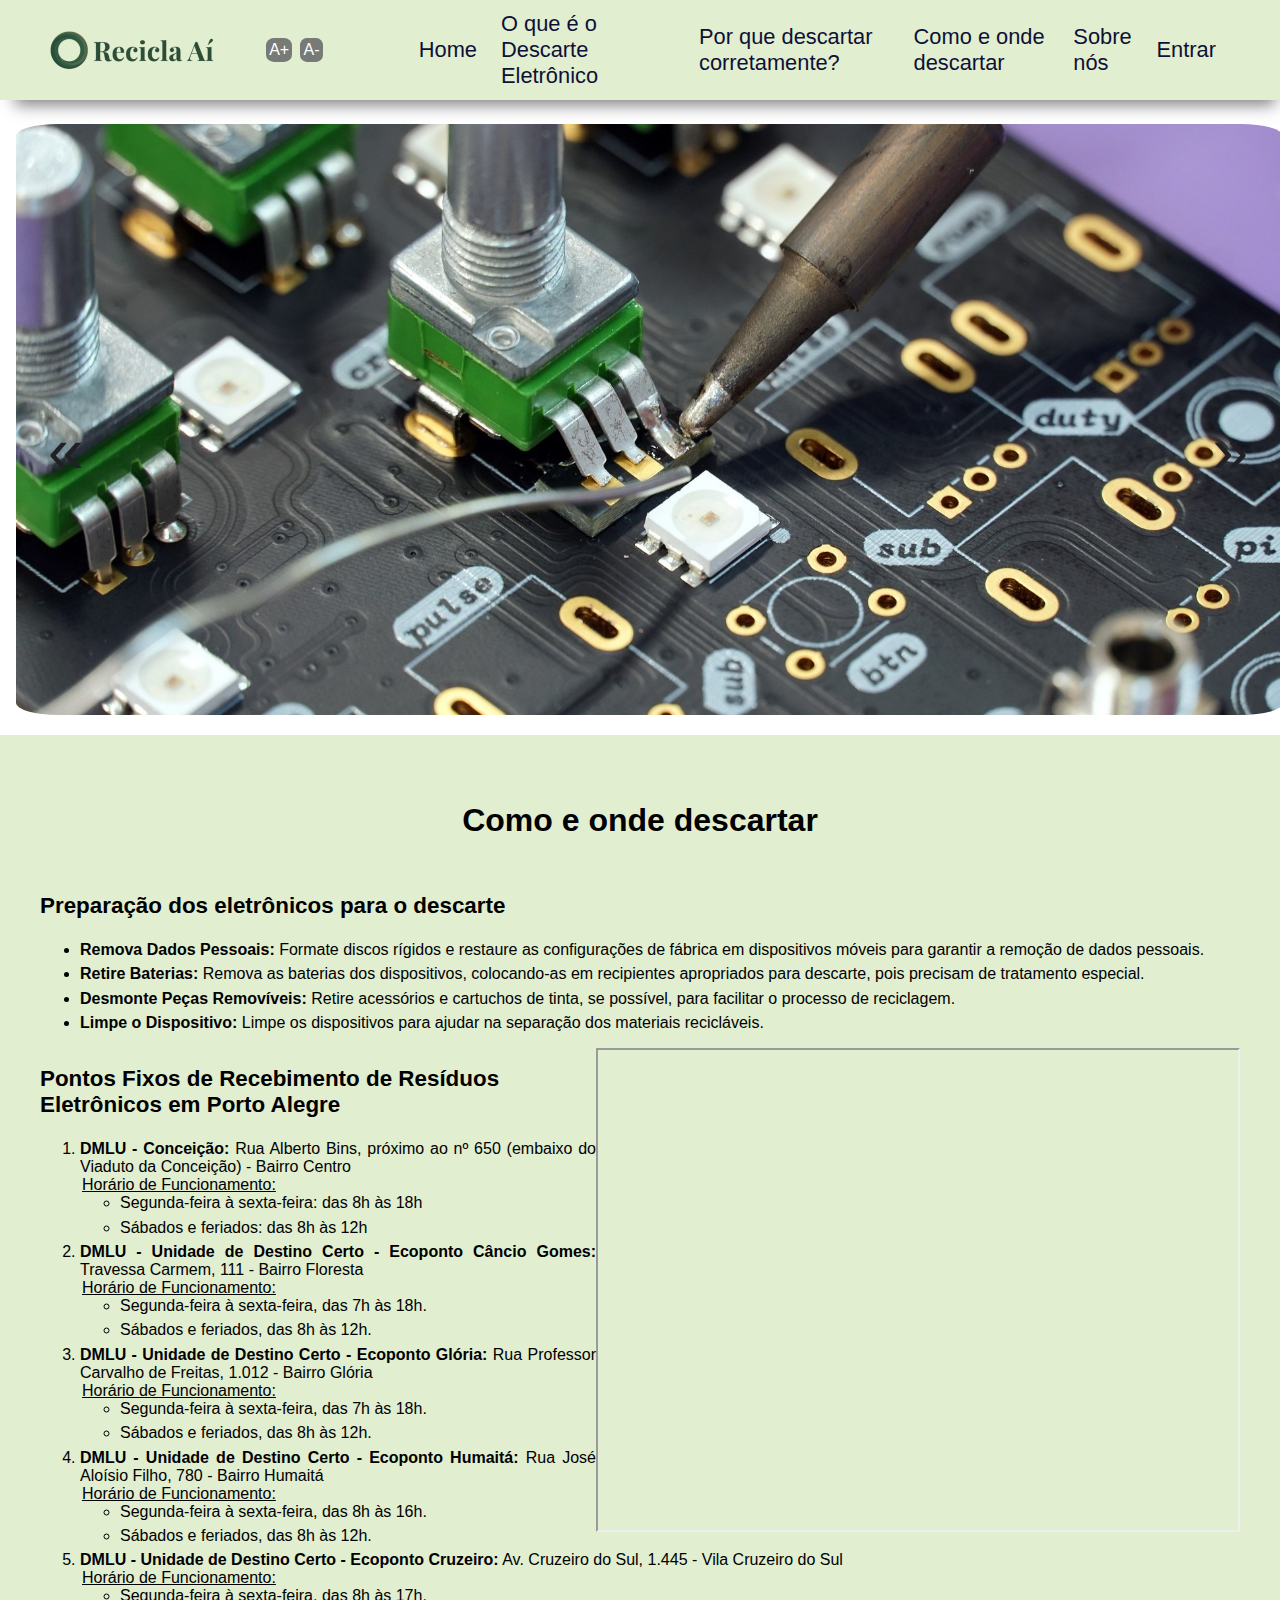
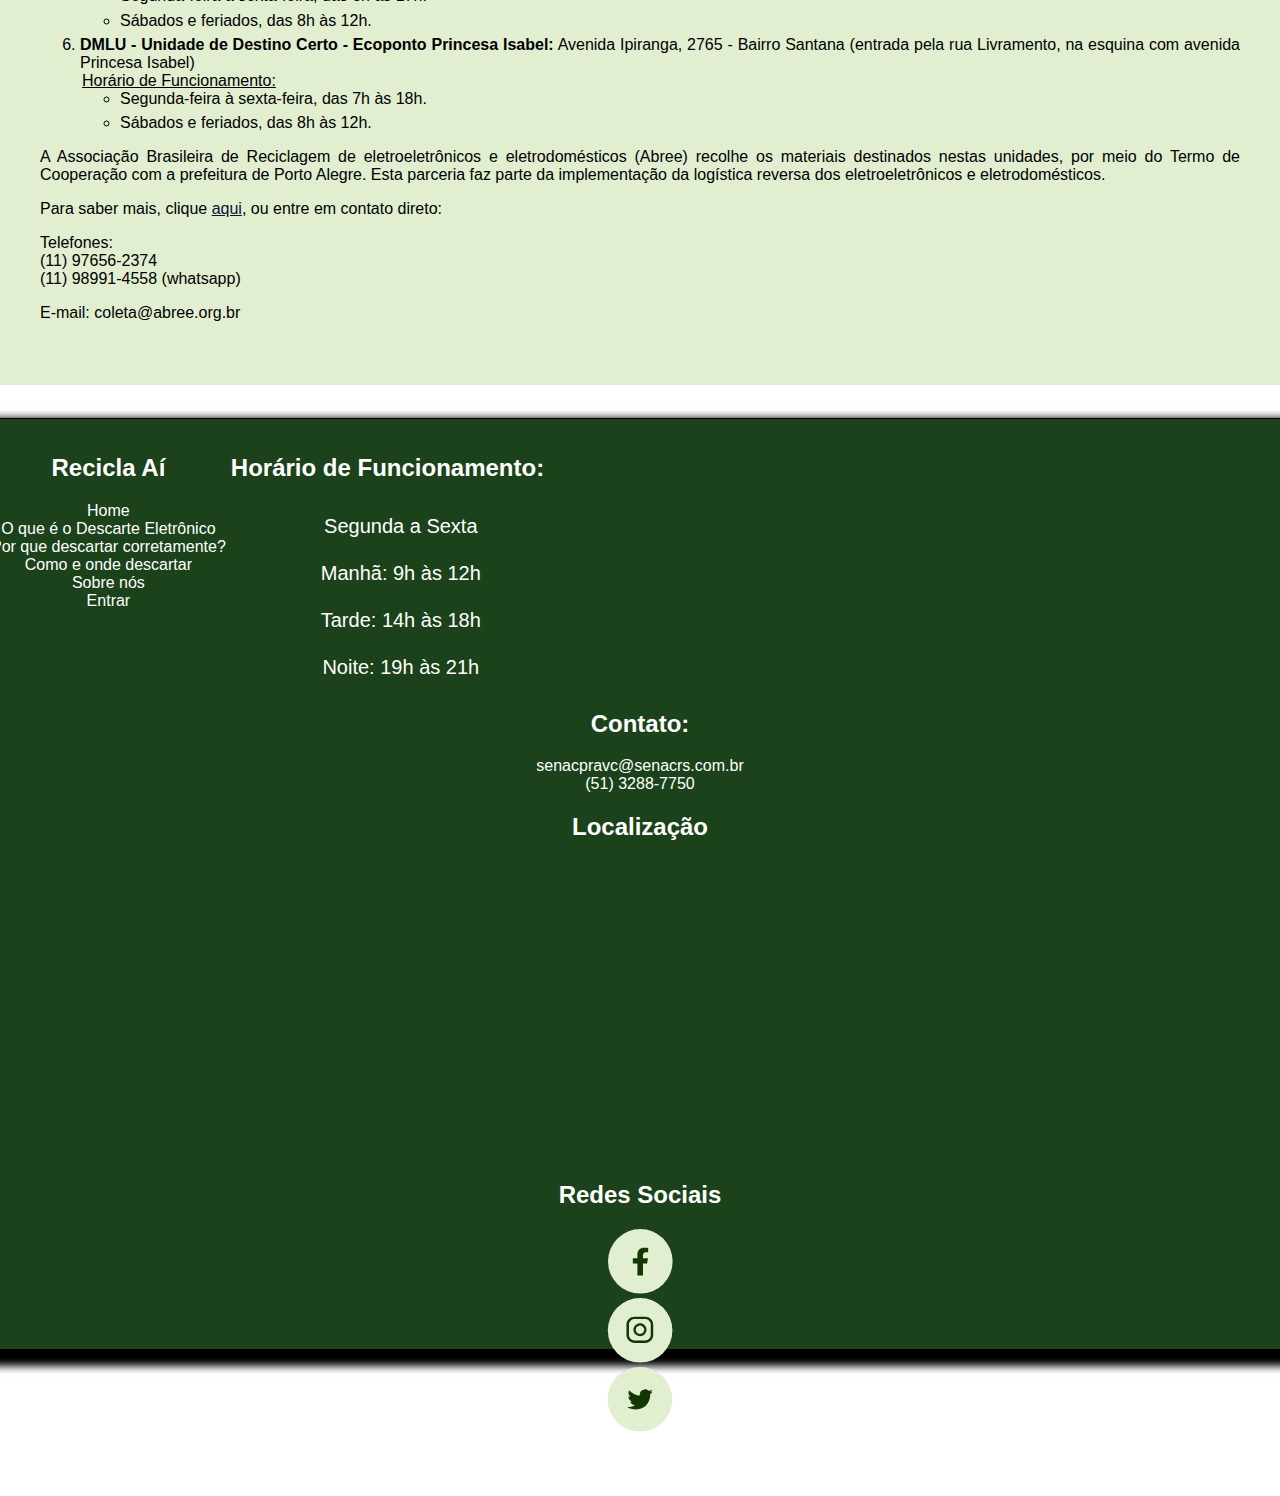
<file: como-e-onde.html>
<!DOCTYPE html>
<html lang="pt-br">

<head>
    <meta charset="UTF-8">
    <meta name="viewport" content="width=device-width, initial-scale=1.0">
    <title>Recicla Aí - Como e onde</title>
    <link rel="icon" href="_imgs/icone-recicla-ai.png" type="image/x-icon">
    <link rel="stylesheet" type="text/css" href="_css/style.css">
    <script src="https://code.jquery.com/jquery-3.6.0.min.js"></script>
    <script src="_js/acessibilidade.js"></script>
    <script src="_js/carrossel-imagens.js"></script>
</head>

<body class="acessibilidade">
    <header>
        <div>
            <img src="_imgs/logo-atualizado.png" alt="Ícone do logo da empresa">
            <div id="botao-acessibilidade">
                <button onclick="aumentarFonte()">A+</button>
                <button onclick="diminuirFonte()">A-</button>
            </div>
            <div id="menu-hamburguer" onclick="toggleMenu()">
                &#9776; <!-- Ícone de hamburguer -->
            </div>
            <ul>
                <li><a href="index.php">Home</a></li>
                <li><a href="o-que-e-descarte.html">O que é o Descarte Eletrônico</a></li>
                <li><a href="por-que-descartar.html">Por que descartar corretamente?</a></li>
                <li><a href="como-e-onde.html">Como e onde descartar</a></li>
                <li><a href="sobre-nos.html">Sobre nós</a></li>
                <li><a href="entrar.php">Entrar</a></li>
            </ul>
        </div>
        <script>
            function toggleMenu() {
                const menu = document.querySelector('ul');
                menu.classList.toggle('active');
            }
        </script>
    </header>

    <img src="_imgs/eletronico.jpg" class="banner-image" alt="Imagem 1 de eletrônicos no carrossel"
        style="display: inline;">
    <img src="_imgs/eletronico2.png" class="banner-image" alt="Imagem 2 de eletrônicos no carrossel"
        style="display: none;">
    <img src="_imgs/eletronico3.png" class="banner-image" alt="Imagem 3 de eletrônicos no carrossel"
        style="display: none;">
    <button id="btnAnte">&laquo;</button>
    <button id="btnProx">&raquo;</button>

    <main>
        <section class="conteudo-pagina">
            <h2>Como e onde descartar</h2>

            <h3>Preparação dos eletrônicos para o descarte</h3>
            <ul>
                <li><strong>Remova Dados Pessoais:</strong> Formate discos rígidos e restaure as configurações de
                    fábrica em dispositivos móveis para garantir a remoção de dados pessoais.</li>
                <li><strong>Retire Baterias:</strong> Remova as baterias dos dispositivos, colocando-as em recipientes
                    apropriados para descarte, pois precisam de tratamento especial.</li>
                <li><strong>Desmonte Peças Removíveis:</strong> Retire acessórios e cartuchos de tinta, se possível,
                    para facilitar o processo de reciclagem.</li>
                <li><strong>Limpe o Dispositivo:</strong> Limpe os dispositivos para ajudar na separação dos materiais
                    recicláveis.</li>
            </ul>
            <iframe src="https://www.google.com/maps/d/embed?mid=1c2wyMMxlE2tx3rR2aLnZLHwP_pVxmQ0&ehbc=2E312F&noprof=1"
                width="640" height="480"></iframe>
            <h3>Pontos Fixos de Recebimento de Resíduos Eletrônicos em Porto Alegre</h3>
            <ol>
                <li><strong>DMLU - Conceição:</strong> Rua Alberto Bins, próximo ao nº 650 (embaixo do Viaduto da
                    Conceição) - Bairro Centro<br>
                    <legend><u>Horário de Funcionamento:</u></legend>
                    <ul>
                        <li>Segunda-feira à sexta-feira: das 8h às 18h</li>
                        <li>Sábados e feriados: das 8h às 12h</li>
                    </ul>
                </li>
                <li><strong>DMLU - Unidade de Destino Certo - Ecoponto Câncio Gomes:</strong> Travessa Carmem, 111 -
                    Bairro Floresta<br>
                    <legend><u>Horário de Funcionamento:</u></legend>
                    <ul>
                        <li>Segunda-feira à sexta-feira, das 7h às 18h.</li>
                        <li>Sábados e feriados, das 8h às 12h.</li>
                    </ul>
                </li>
                <li><strong>DMLU - Unidade de Destino Certo - Ecoponto Glória:</strong> Rua Professor Carvalho de
                    Freitas, 1.012 - Bairro Glória<br>
                    <legend><u>Horário de Funcionamento:</u></legend>
                    <ul>
                        <li>Segunda-feira à sexta-feira, das 7h às 18h.</li>
                        <li>Sábados e feriados, das 8h às 12h.</li>
                    </ul>
                </li>
                <li><strong>DMLU - Unidade de Destino Certo - Ecoponto Humaitá:</strong> Rua José Aloísio Filho, 780 -
                    Bairro Humaitá<br>
                    <legend><u>Horário de Funcionamento:</u></legend>
                    <ul>
                        <li>Segunda-feira à sexta-feira, das 8h às 16h.</li>
                        <li>Sábados e feriados, das 8h às 12h.</li>
                    </ul>
                </li>
                <li><strong>DMLU - Unidade de Destino Certo - Ecoponto Cruzeiro:</strong> Av. Cruzeiro do Sul, 1.445 -
                    Vila Cruzeiro do Sul<br>
                    <legend><u>Horário de Funcionamento:</u></legend>
                    <ul>
                        <li>Segunda-feira à sexta-feira, das 8h às 17h.</li>
                        <li>Sábados e feriados, das 8h às 12h.</li>
                    </ul>
                </li>
                <li><strong>DMLU - Unidade de Destino Certo - Ecoponto Princesa Isabel:</strong> Avenida Ipiranga, 2765
                    - Bairro Santana (entrada pela rua Livramento, na esquina com avenida Princesa Isabel)<br>
                    <legend><u>Horário de Funcionamento:</u></legend>
                    <ul>
                        <li>Segunda-feira à sexta-feira, das 7h às 18h.</li>
                        <li>Sábados e feriados, das 8h às 12h.</li>
                    </ul>
                </li>
            </ol>
            <p>
                A Associação Brasileira de Reciclagem de eletroeletrônicos e eletrodomésticos (Abree) recolhe os
                materiais destinados nestas unidades, por meio do Termo de Cooperação com a prefeitura de Porto Alegre.
                Esta parceria faz parte da implementação da logística reversa dos eletroeletrônicos e eletrodomésticos.
            </p>
            <p>
                Para saber mais, clique <a href="https://abree.org.br" target="_blank"
                    rel="noreferrer noopener"><u>aqui</u></a>, ou entre em contato direto:
            </p>
            <p>
                Telefones:
                <br>(11) 97656-2374<br>
                (11) 98991-4558 (whatsapp)
            </p>
            <p>
                E-mail: coleta@abree.org.br
            </p>
        </section>
    </main>

    <footer>

        <div id="sublinks">
            <h2>Recicla Aí</h2>
            <a href="index.php">Home</a>
            <a href="o-que-e-descarte.html">O que é o Descarte Eletrônico</a>
            <a href="por-que-descartar.html">Por que descartar corretamente?</a>
            <a href="como-e-onde.html">Como e onde descartar</a>
            <a href="sobre-nos.html">Sobre nós</a>
            <a href="entrar.php">Entrar</a>
        </div>

        <div id="Horario">
            <h2>Horário de Funcionamento:</h2>
            <p>Segunda a Sexta</p>
            <p>Manhã: 9h às 12h</p>
            <p>Tarde: 14h às 18h</p>
            <p>Noite: 19h às 21h</p>
        </div>

        <div id="contatos">
            <h2>Contato:</h2>
            <a href="mailto:senacpravc@senacrs.com.br">senacpravc@senacrs.com.br</a>
            <a href="tel:+555132887750">(51) 3288-7750</a>
        </div>

        <div id="mapa">
            <h2>Localização</h2>
            <iframe
                src="https://www.google.com/maps/embed?pb=!1m18!1m12!1m3!1d55261.302456100624!2d-51.23043050671742!3d-30.04169437567704!2m3!1f0!2f0!3f0!3m2!1i1024!2i768!4f13.1!3m3!1m2!1s0x951978567f17f28d%3A0x2c2c5272bacf4d3a!2sSenac%20Tech!5e0!3m2!1spt-BR!2sbr!4v1724075560999!5m2!1spt-BR!2sbr"
                width="400" height="300" style="border:0;" allowfullscreen="" loading="lazy"
                referrerpolicy="no-referrer-when-downgrade"></iframe>
        </div>

        <div id="redes">
            <h2>Redes Sociais</h2>
            <a href="https://www.facebook.com/senacrsoficial" target="_blank" rel="noreferrer noopener"><img
                    src="_imgs/facebook-icon-footer.svg" alt="Ícone do Facebook"></a>
            <a href="https://www.instagram.com/senacrs/" target="_blank" rel="noreferrer noopener"><img
                    src="_imgs/instagram-icon-footer.svg" alt="Ícone do Instagram"></a>
            <a href="https://twitter.com/senacrs" target="_blank" rel="noreferrer noopener"><img
                    src="_imgs/twitter-icon-footer.svg" alt="Ícone do Twitter"></a>
        </div>

        <hr>

        <div id="voltarTopo">
            <a href="#">- Voltar ao Topo -</a>
        </div>
    </footer>

    <!-- VLIBRAS -->
    <script src="https://vlibras.gov.br/app/vlibras-plugin.js"></script>
    <!-- NÃO MODIFICAR DE LUGAR, dá erros de script -->
    <div vw class="enabled">
        <div vw-access-button class="active"></div>
        <div vw-plugin-wrapper>
            <div class="vw-plugin-top-wrapper"></div>
        </div>
    </div>
    <script>new window.VLibras.Widget('https://vlibras.gov.br/app');</script>
</body>

</html>
</file>
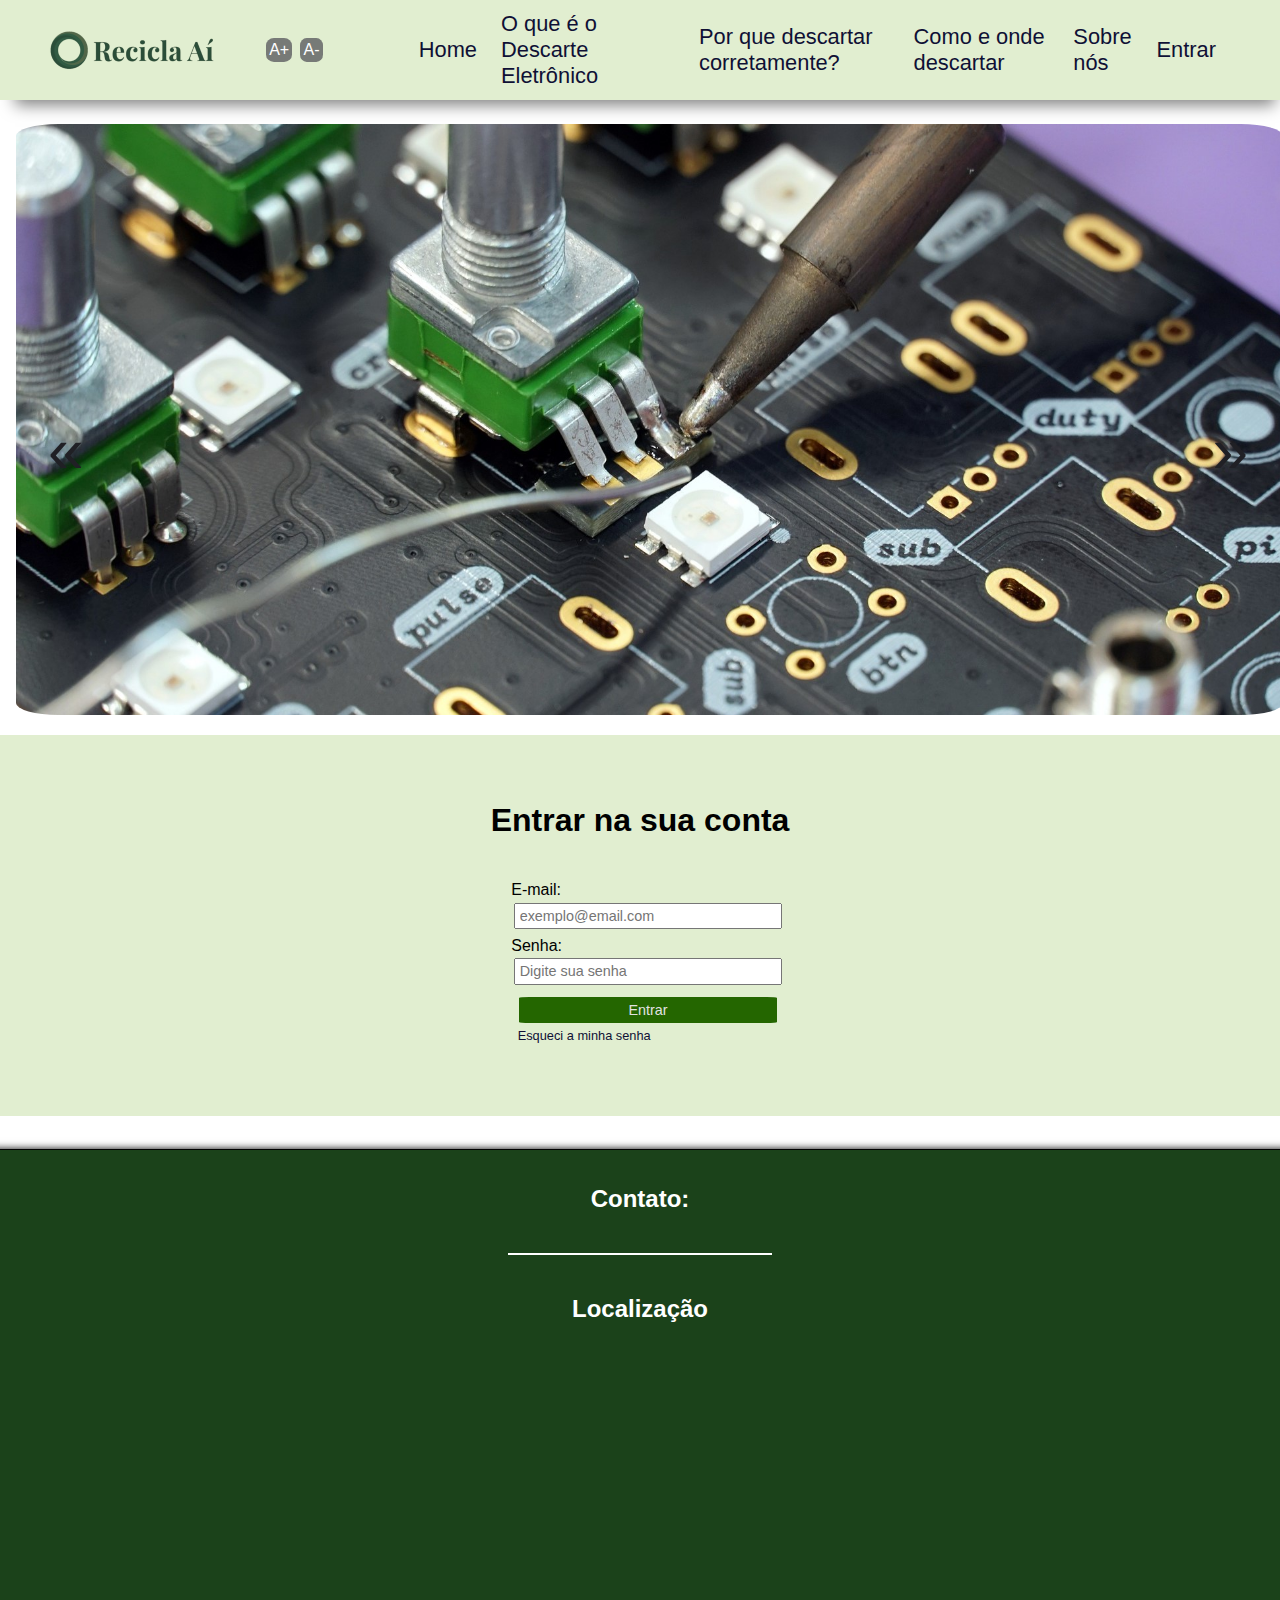
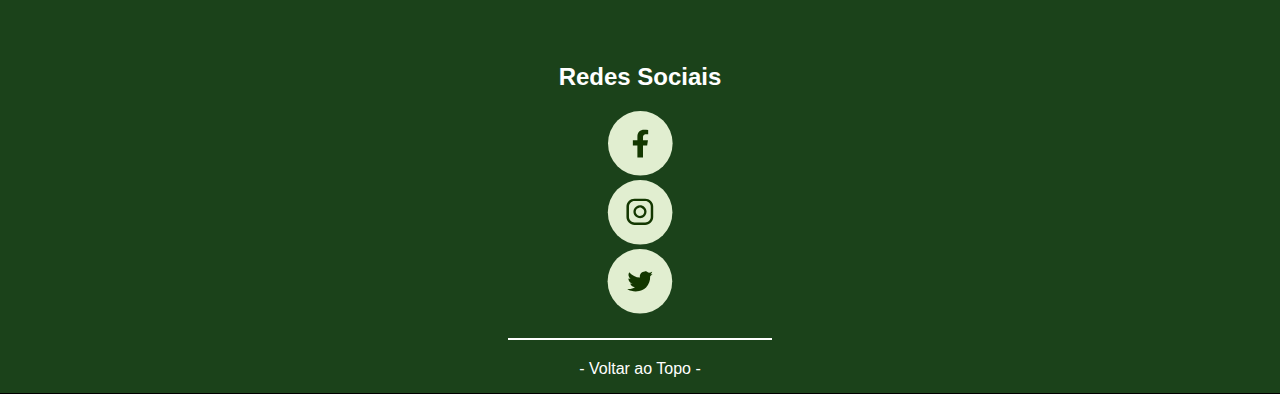
<file: entrar.html>
<!DOCTYPE html>
<html lang="pt-br">

<head>
    <meta charset="UTF-8">
    <meta name="viewport" content="width=device-width, initial-scale=1.0">
    <title>Recicla Aí - Entrar</title>
    <link rel="icon" href="_imgs/icone-recicla-ai.png" type="image/x-icon">
    <link rel="stylesheet" type="text/css" href="_css/style.css">
    <script src="https://code.jquery.com/jquery-3.6.0.min.js"></script>
    <script src="_js/acessibilidade.js"></script>
    <script src="_js/carrossel-imagens.js"></script>
</head>

<body class="acessibilidade">
    <header>
        <div>
            <img src="_imgs/logo-atualizado.png" alt="Ícone do logo da empresa">
            <div id="botao-acessibilidade">
                <button onclick="aumentarFonte()">A+</button>
                <button onclick="diminuirFonte()">A-</button>
            </div>
            <div id="menu-hamburguer" onclick="toggleMenu()">
                &#9776; <!-- Ícone de hamburguer -->
            </div>
            <ul>
                <li><a href="index.html">Home</a></li>
                <li><a href="o-que-e-descarte.html">O que é o Descarte Eletrônico</a></li>
                <li><a href="por-que-descartar.html">Por que descartar corretamente?</a></li>
                <li><a href="como-e-onde.html">Como e onde descartar</a></li>
                <li><a href="sobre-nos.html">Sobre nós</a></li>
                <li><a href="entrar.html">Entrar</a></li>
            </ul>
        </div>

        <script>
            function toggleMenu() {
                const menu = document.querySelector('ul');
                menu.classList.toggle('active');
            }
        </script>
    </header>

    <img src="_imgs/eletronico.jpg" class="banner-image" alt="Imagem 1 de eletrônicos no carrossel"
        style="display: inline;">
    <img src="_imgs/eletronico2.png" class="banner-image" alt="Imagem 2 de eletrônicos no carrossel"
        style="display: none;">
    <img src="_imgs/eletronico3.png" class="banner-image" alt="Imagem 3 de eletrônicos no carrossel"
        style="display: none;">
    <button id="btnAnte">&laquo;</button>
    <button id="btnProx">&raquo;</button>

    <main>
        <section id="entrar">
            <h2>Entrar na sua conta</h2>
            <div class="form-container">
                <form name="entrar" action="../_php/entrar-na-conta.php" method="post">  <!-- TODO: Depois modificar o back-end se quiser -->
                    <label for="email">E-mail:</label>
                    <input type="email" id="email" name="email" placeholder="exemplo@email.com" required>
                    <br>
                    <label for="senha">Senha:</label>
                    <input type="password" id="senha" name="senha" placeholder="Digite sua senha" required>
                    <br>
                    <button type="submit" class="botao-sessao">Entrar</button>
                    <a href="trocar-senha.html">Esqueci a minha senha</a>
                </form>
            </div>
        </section>
    </main>

    <footer>
        <div id="contatos">
            <h2>Contato:</h2>
            <hr>
        </div>

        <div id="mapa">
            <h2>Localização</h2>
            <iframe
                src="https://www.google.com/maps/embed?pb=!1m18!1m12!1m3!1d55261.302456100624!2d-51.23043050671742!3d-30.04169437567704!2m3!1f0!2f0!3f0!3m2!1i1024!2i768!4f13.1!3m3!1m2!1s0x951978567f17f28d%3A0x2c2c5272bacf4d3a!2sSenac%20Tech!5e0!3m2!1spt-BR!2sbr!4v1724075560999!5m2!1spt-BR!2sbr"
                width="400" height="300" style="border:0;" allowfullscreen="" loading="lazy"
                referrerpolicy="no-referrer-when-downgrade"></iframe>
        </div>

        <div id="redes">
            <h2>Redes Sociais</h2>
            <a href="https://www.facebook.com/senacrsoficial" target="_blank" rel="noreferrer noopener"><img
                    src="_imgs/facebook-icon-footer.svg" alt="Ícone do Facebook"></a>
            <a href="https://www.instagram.com/senacrs/" target="_blank" rel="noreferrer noopener"><img
                    src="_imgs/instagram-icon-footer.svg" alt="Ícone do Instagram"></a>
            <a href="https://twitter.com/senacrs" target="_blank" rel="noreferrer noopener"><img
                    src="_imgs/twitter-icon-footer.svg" alt="Ícone do Twitter"></a>
        </div>

        <hr>

        <div id="voltarTopo">
            <a href="#">- Voltar ao Topo -</a>
        </div>
    </footer>

    <!-- VLIBRAS -->
    <script src="https://vlibras.gov.br/app/vlibras-plugin.js"></script>
    <!-- NÃO MODIFICAR DE LUGAR, dá erros de script -->
    <div vw class="enabled">
        <div vw-access-button class="active"></div>
        <div vw-plugin-wrapper>
            <div class="vw-plugin-top-wrapper"></div>
        </div>
    </div>
    <script>new window.VLibras.Widget('https://vlibras.gov.br/app');</script>
</body>

</html>
</file>
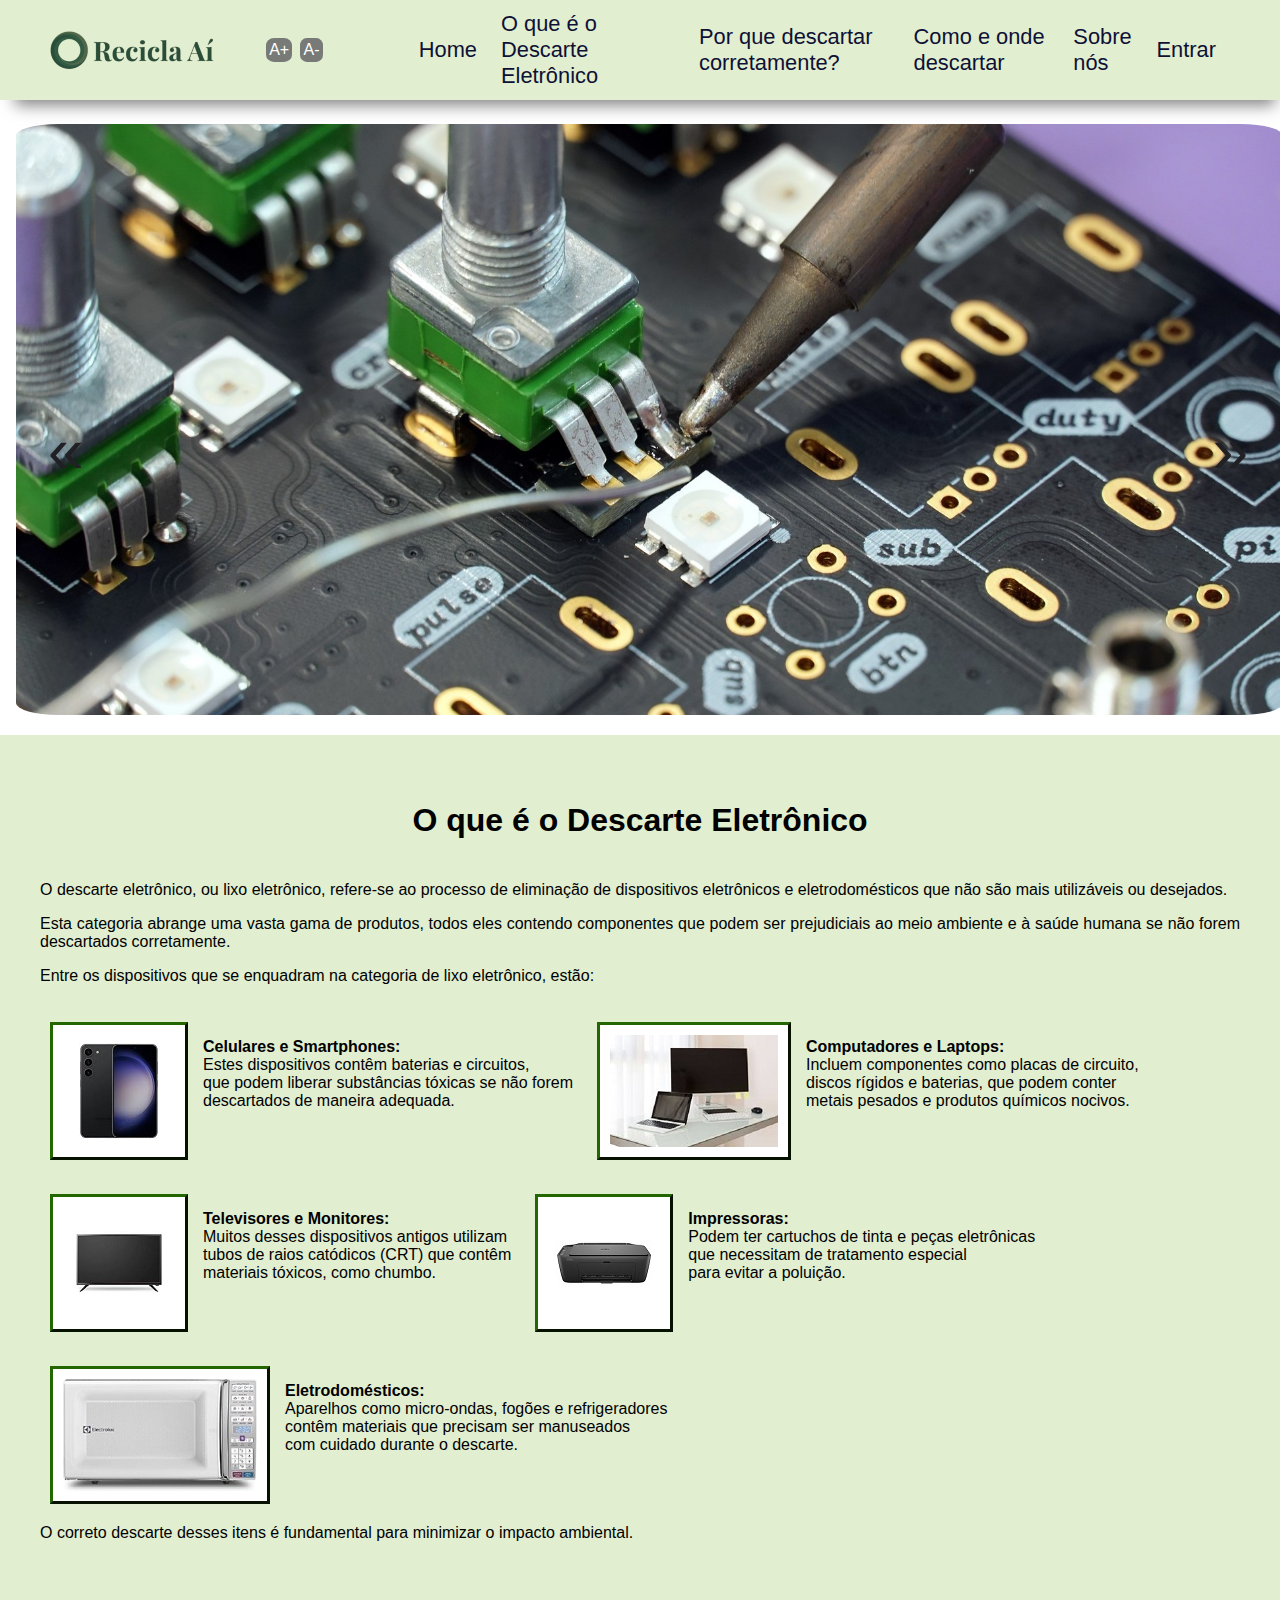
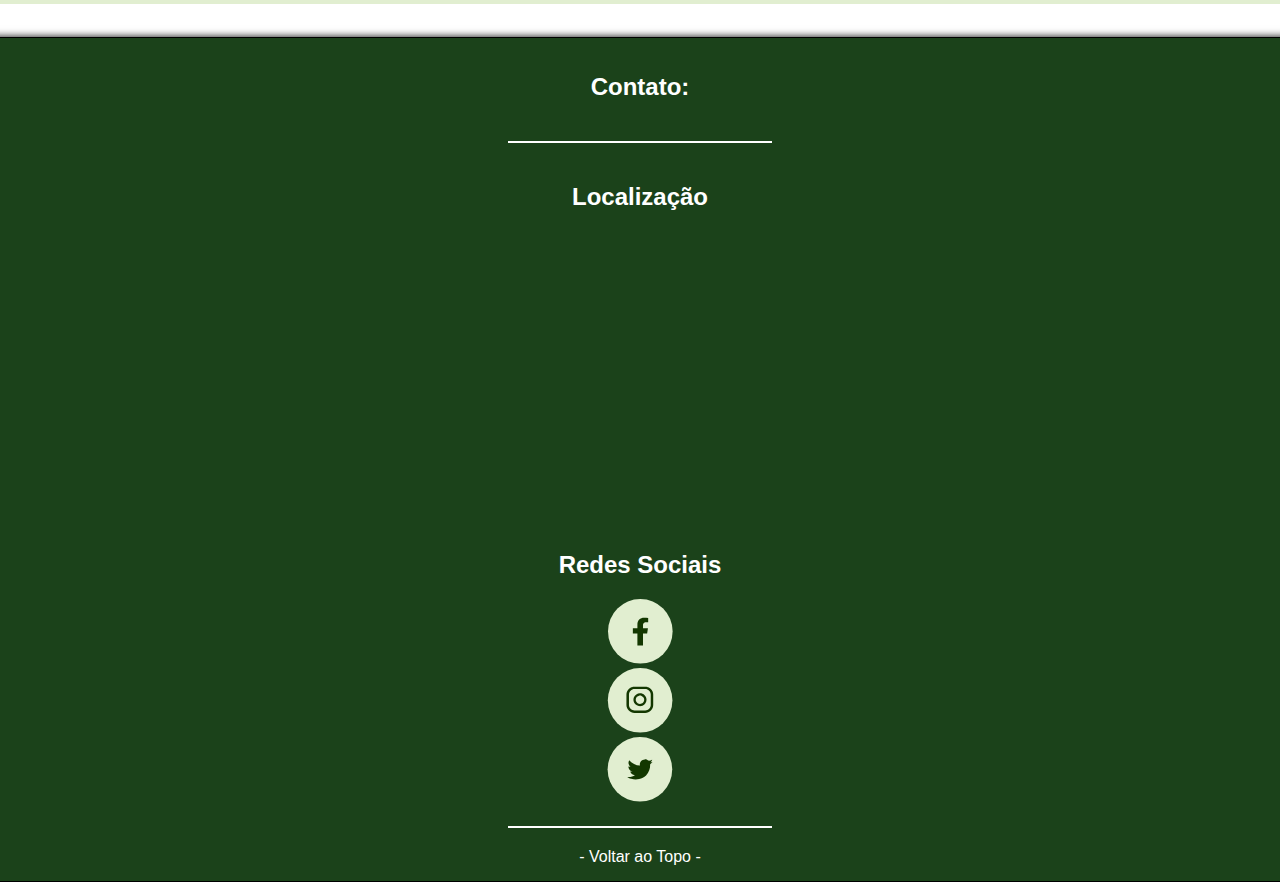
<file: o-que-e-descarte.html>
<!DOCTYPE html>
<html lang="pt-br">

<head>
    <meta charset="UTF-8">
    <meta name="viewport" content="width=device-width, initial-scale=1.0">
    <title>Recicla Aí - O que é?</title>
    <link rel="icon" href="_imgs/icone-recicla-ai.png" type="image/x-icon">
    <link rel="stylesheet" type="text/css" href="_css/style.css">
    <script src="https://code.jquery.com/jquery-3.6.0.min.js"></script>
    <script src="_js/acessibilidade.js"></script>
    <script src="_js/carrossel-imagens.js"></script>
</head>

<body class="acessibilidade">
    <header>
        <div>
            <img src="_imgs/logo-atualizado.png" alt="Ícone do logo da empresa">
            <div id="botao-acessibilidade">
                <button onclick="aumentarFonte()">A+</button>
                <button onclick="diminuirFonte()">A-</button>
            </div>
            <div id="menu-hamburguer" onclick="toggleMenu()">
                &#9776; <!-- Ícone de hamburguer -->
            </div>
            <ul>
                <li><a href="index.php">Home</a></li>
                <li><a href="o-que-e-descarte.html">O que é o Descarte Eletrônico</a></li>
                <li><a href="por-que-descartar.html">Por que descartar corretamente?</a></li>
                <li><a href="como-e-onde.html">Como e onde descartar</a></li>
                <li><a href="sobre-nos.html">Sobre nós</a></li>
                <li><a href="entrar.php">Entrar</a></li>
            </ul>
        </div>
        <script>
            function toggleMenu() {
                const menu = document.querySelector('ul');
                menu.classList.toggle('active');
            }
        </script>
    </header>

    <img src="_imgs/eletronico.jpg" class="banner-image" alt="Imagem 1 de eletrônicos no carrossel"
        style="display: inline;">
    <img src="_imgs/eletronico2.png" class="banner-image" alt="Imagem 2 de eletrônicos no carrossel"
        style="display: none;">
    <img src="_imgs/eletronico3.png" class="banner-image" alt="Imagem 3 de eletrônicos no carrossel"
        style="display: none;">
    <button id="btnAnte">&laquo;</button>
    <button id="btnProx">&raquo;</button>

    <main>
        <section>
            <h2>O que é o Descarte Eletrônico</h2>
            <p>O descarte eletrônico, ou lixo eletrônico, refere-se ao processo de eliminação de dispositivos
                eletrônicos e eletrodomésticos que não são mais utilizáveis ou desejados.</p>
            <p>Esta categoria abrange uma vasta gama de produtos, todos eles contendo componentes que podem ser
                prejudiciais ao meio ambiente e à saúde humana se não forem descartados corretamente.</p>
            <p>Entre os dispositivos que se enquadram na categoria de lixo eletrônico, estão:</p>

            <div class="card-imagem">
                <img src="_imgs/celular-smartphone.jpg">
                <p>
                    <strong>Celulares e Smartphones:</strong><br>
                    Estes dispositivos contêm baterias e circuitos,<br>
                    que podem liberar substâncias tóxicas se não forem<br>
                    descartados de maneira adequada.
                </p>
            </div>
            <div class="card-imagem">
                <img src="_imgs/desktop-laptop.jpg">
                <p>
                    <strong>Computadores e Laptops:</strong><br>
                    Incluem componentes como placas de circuito,<br>
                    discos rígidos e baterias, que podem conter<br>
                    metais pesados e produtos químicos nocivos.
                </p>
            </div>
            <div class="card-imagem">
                <img src="_imgs/televisao.jpg">
                <p>
                    <strong>Televisores e Monitores:</strong><br>
                    Muitos desses dispositivos antigos utilizam<br>
                    tubos de raios catódicos (CRT) que contêm<br>
                    materiais tóxicos, como chumbo.
                </p>
            </div>
            <div class="card-imagem">
                <img src="_imgs/impressora.jpg">
                <p>
                    <strong>Impressoras:</strong><br>
                    Podem ter cartuchos de tinta e peças eletrônicas<br>
                    que necessitam de tratamento especial<br>
                    para evitar a poluição.
                </p>
            </div>
            <div class="card-imagem">
                <img src="_imgs/microondas.jpg">
                <p>
                    <strong>Eletrodomésticos:</strong><br>
                    Aparelhos como micro-ondas, fogões e refrigeradores<br>
                    contêm materiais que precisam ser manuseados<br>
                    com cuidado durante o descarte.
                </p>
            </div>
            <p>O correto descarte desses itens é fundamental para minimizar o impacto ambiental.</p>
        </section>
    </main>

    <footer>
        <div id="contatos">
            <h2>Contato:</h2>
            <hr>
        </div>

        <div id="mapa">
            <h2>Localização</h2>
            <iframe
                src="https://www.google.com/maps/embed?pb=!1m18!1m12!1m3!1d55261.302456100624!2d-51.23043050671742!3d-30.04169437567704!2m3!1f0!2f0!3f0!3m2!1i1024!2i768!4f13.1!3m3!1m2!1s0x951978567f17f28d%3A0x2c2c5272bacf4d3a!2sSenac%20Tech!5e0!3m2!1spt-BR!2sbr!4v1724075560999!5m2!1spt-BR!2sbr"
                width="400" height="300" style="border:0;" allowfullscreen="" loading="lazy"
                referrerpolicy="no-referrer-when-downgrade"></iframe>
        </div>

        <div id="redes">
            <h2>Redes Sociais</h2>
            <a href="https://www.facebook.com/senacrsoficial" target="_blank" rel="noreferrer noopener"><img
                    src="_imgs/facebook-icon-footer.svg" alt="Ícone do Facebook"></a>
            <a href="https://www.instagram.com/senacrs/" target="_blank" rel="noreferrer noopener"><img
                    src="_imgs/instagram-icon-footer.svg" alt="Ícone do Instagram"></a>
            <a href="https://twitter.com/senacrs" target="_blank" rel="noreferrer noopener"><img
                    src="_imgs/twitter-icon-footer.svg" alt="Ícone do Twitter"></a>
        </div>

        <hr>

        <div id="voltarTopo">
            <a href="#">- Voltar ao Topo -</a>
        </div>
    </footer>

    <!-- VLIBRAS -->
    <script src="https://vlibras.gov.br/app/vlibras-plugin.js"></script>
    <!-- NÃO MODIFICAR DE LUGAR, dá erros de script -->
    <div vw class="enabled">
        <div vw-access-button class="active"></div>
        <div vw-plugin-wrapper>
            <div class="vw-plugin-top-wrapper"></div>
        </div>
    </div>
    <script>new window.VLibras.Widget('https://vlibras.gov.br/app');</script>
</body>

</html>
</file>
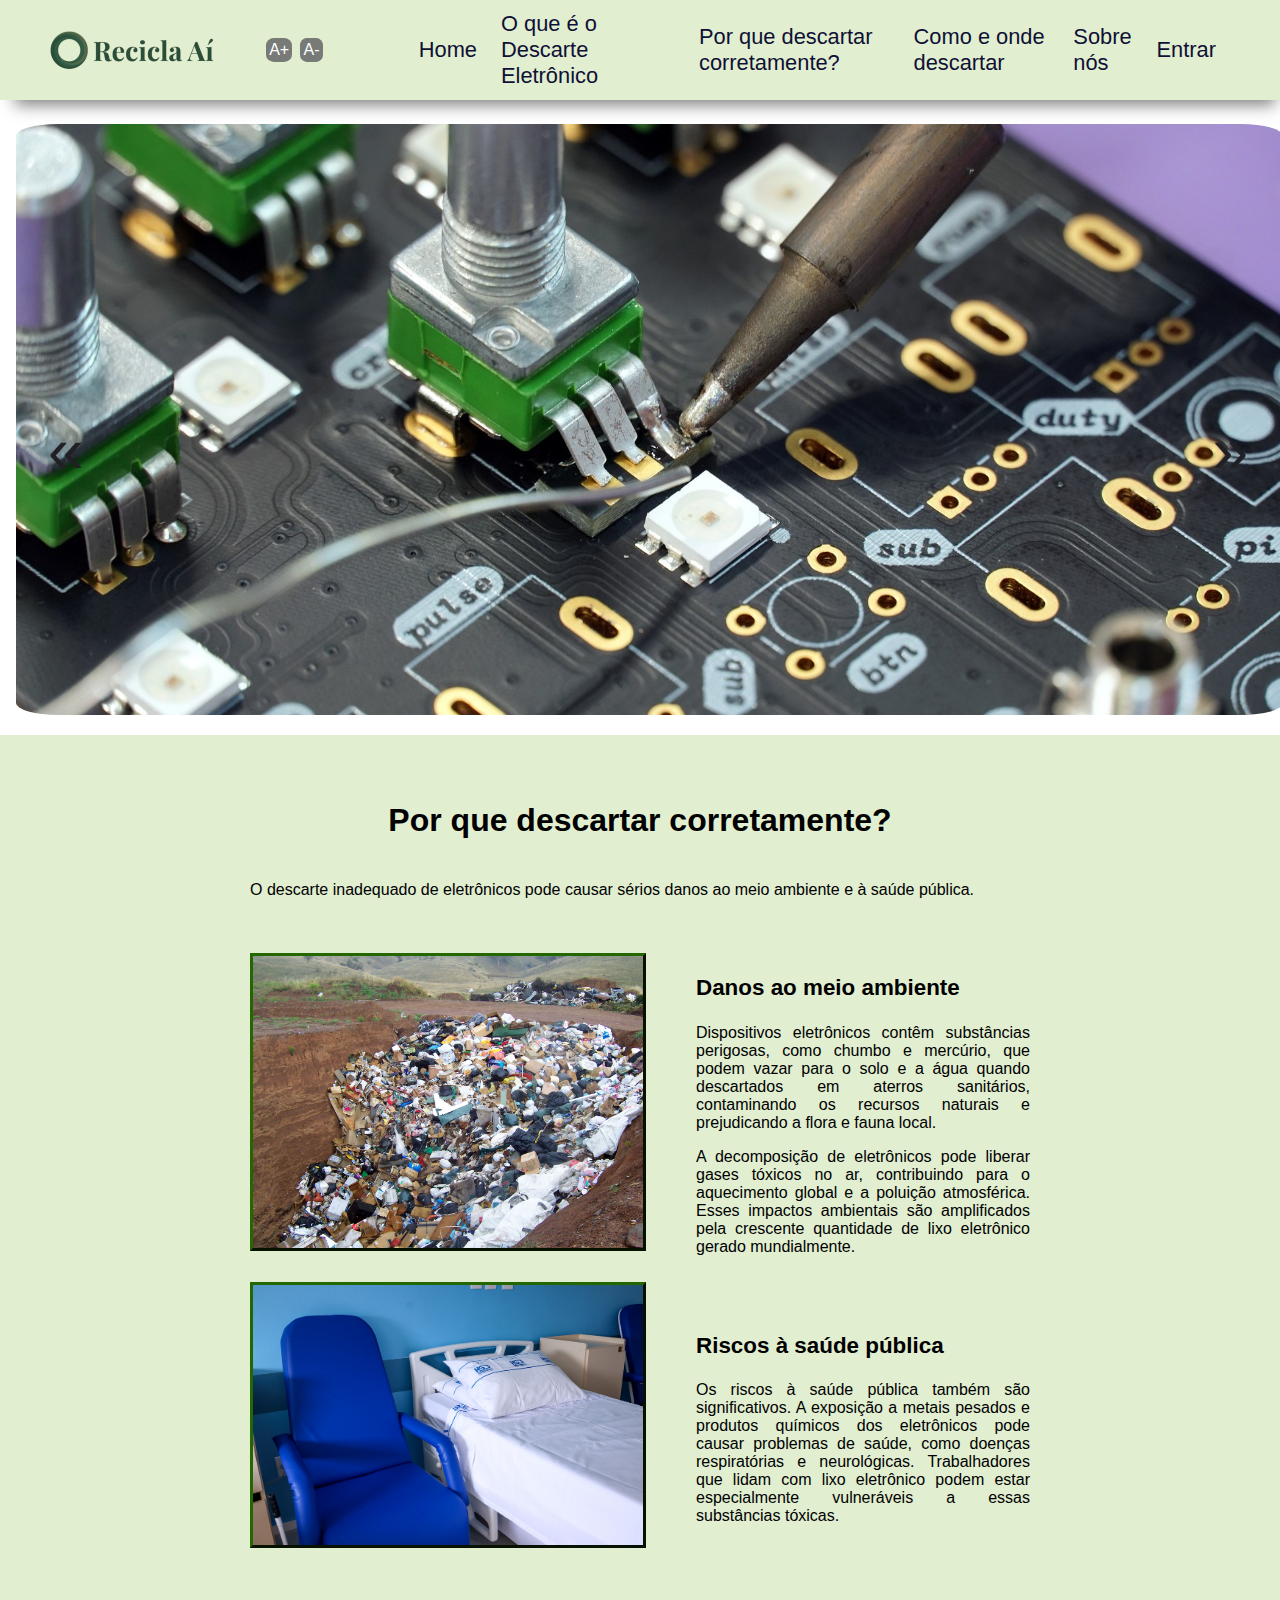
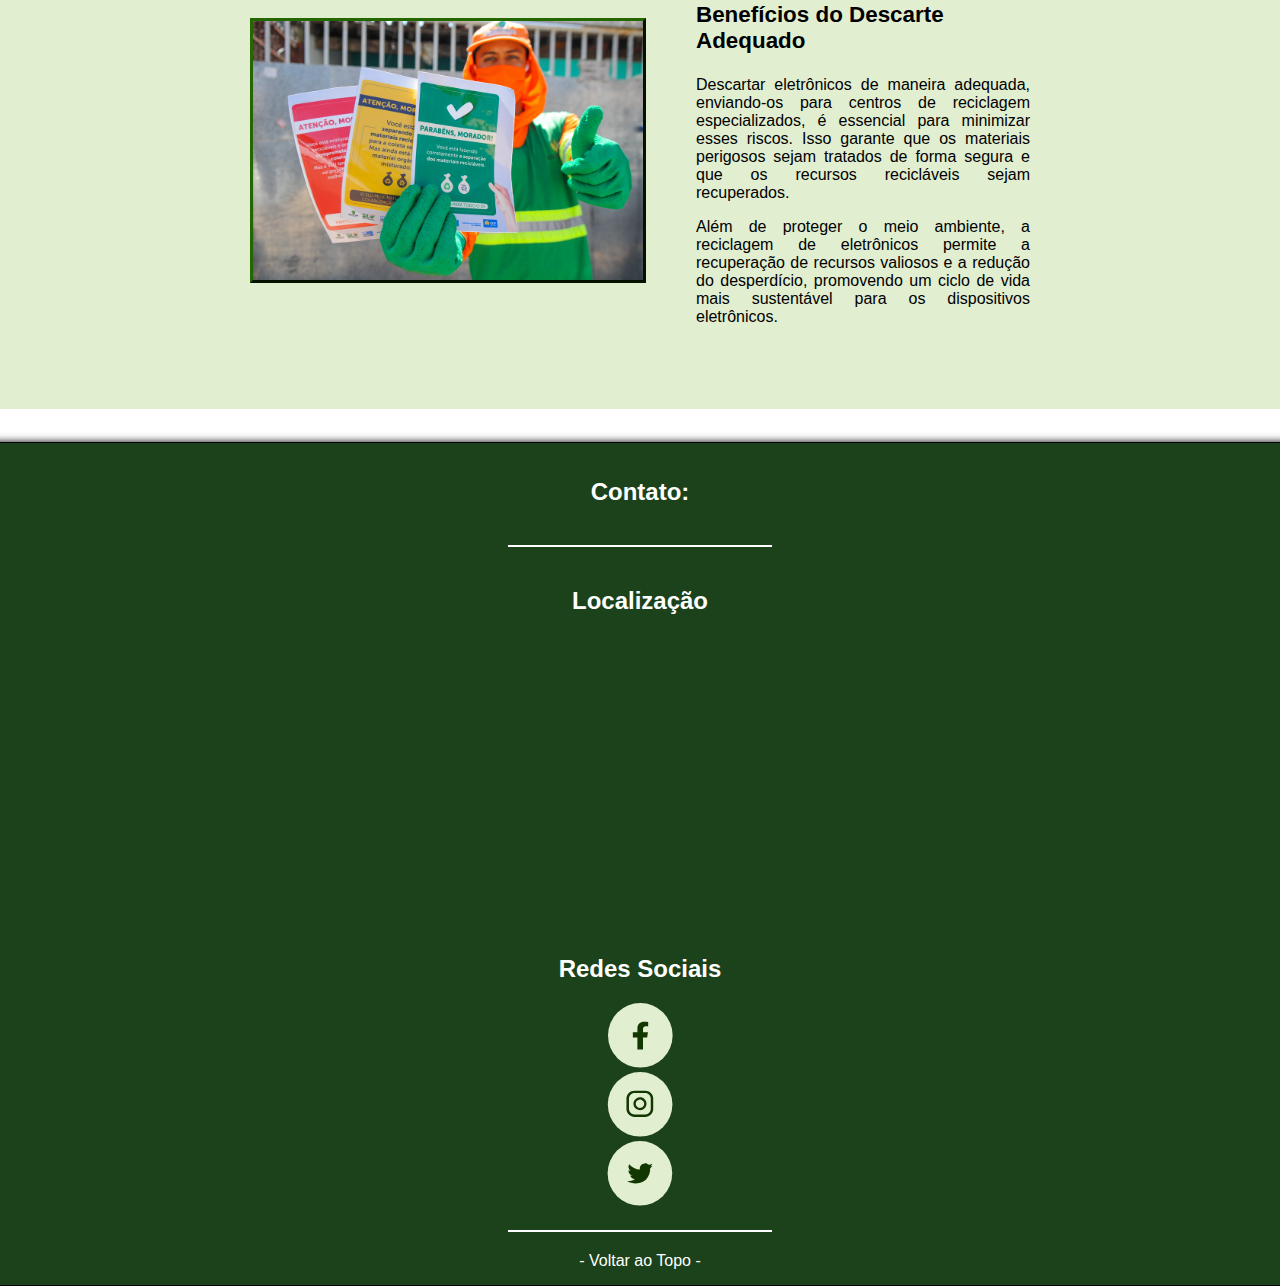
<file: por-que-descartar.html>
<!DOCTYPE html>
<html lang="pt-br">

<head>
    <meta charset="UTF-8">
    <meta name="viewport" content="width=device-width, initial-scale=1.0">
    <title>Recicla Aí - Por quê?</title>
    <link rel="icon" href="_imgs/icone-recicla-ai.png" type="image/x-icon">
    <link rel="stylesheet" type="text/css" href="_css/style.css">
    <script src="https://code.jquery.com/jquery-3.6.0.min.js"></script>
    <script src="_js/acessibilidade.js"></script>
    <script src="_js/carrossel-imagens.js"></script>
</head>

<body class="acessibilidade">
    <header>
        <div>
            <img src="_imgs/logo-atualizado.png" alt="Ícone do logo da empresa">
            <div id="botao-acessibilidade">
                <button onclick="aumentarFonte()">A+</button>
                <button onclick="diminuirFonte()">A-</button>
            </div>
            <div id="menu-hamburguer" onclick="toggleMenu()">
                &#9776; <!-- Ícone de hamburguer -->
            </div>
            <ul>
                <li><a href="index.php">Home</a></li>
                <li><a href="o-que-e-descarte.html">O que é o Descarte Eletrônico</a></li>
                <li><a href="por-que-descartar.html">Por que descartar corretamente?</a></li>
                <li><a href="como-e-onde.html">Como e onde descartar</a></li>
                <li><a href="sobre-nos.html">Sobre nós</a></li>
                <li><a href="entrar.php">Entrar</a></li>
            </ul>
        </div>
        <script>
            function toggleMenu() {
                const menu = document.querySelector('ul');
                menu.classList.toggle('active');
            }
        </script>
    </header>

    <img src="_imgs/eletronico.jpg" class="banner-image" alt="Imagem 1 de eletrônicos no carrossel"
        style="display: inline;">
    <img src="_imgs/eletronico2.png" class="banner-image" alt="Imagem 2 de eletrônicos no carrossel"
        style="display: none;">
    <img src="_imgs/eletronico3.png" class="banner-image" alt="Imagem 3 de eletrônicos no carrossel"
        style="display: none;">
    <button id="btnAnte">&laquo;</button>
    <button id="btnProx">&raquo;</button>

    <main>
        <section class="conteudo-pagina">
            <div class="conteudo-pagina-porque">
                <h2>Por que descartar corretamente?</h2>
                <p>O descarte inadequado de eletrônicos pode causar sérios danos ao meio ambiente e à saúde pública.</p>
                <br>
                <br>

                <div class="topico">
                    <img src="_imgs/aterro-sanitario.jpg" alt="Aterro sanitário">
                    <div class="texto">
                        <h3>Danos ao meio ambiente</h3>
                        <p>Dispositivos eletrônicos contêm substâncias perigosas, como chumbo e mercúrio, que podem
                            vazar para o solo e a água quando descartados em aterros sanitários, contaminando os
                            recursos naturais e prejudicando a flora e fauna local.</p>
                        <p>A decomposição de eletrônicos pode liberar gases tóxicos no ar, contribuindo para o
                            aquecimento global e a poluição atmosférica. Esses impactos ambientais são amplificados pela
                            crescente quantidade de lixo eletrônico gerado mundialmente.</p>
                    </div>
                </div>

                <div class="topico">
                    <img src="_imgs/hospital.jpg" alt="Cama de hospital">
                    <div class="texto">
                        <h3>Riscos à saúde pública</h3>
                        <p>Os riscos à saúde pública também são significativos. A exposição a metais pesados e produtos
                            químicos dos eletrônicos pode causar problemas de saúde, como doenças respiratórias e
                            neurológicas. Trabalhadores que lidam com lixo eletrônico podem estar especialmente
                            vulneráveis a essas substâncias tóxicas.</p>
                    </div>
                </div>

                <div class="topico">
                    <img src="_imgs/beneficios-descarte.jpg"
                        alt="Homem fazendo sinal de aprovação para descartar corretamente">
                    <div class="texto">
                        <h3>Benefícios do Descarte Adequado</h3>
                        <p>Descartar eletrônicos de maneira adequada, enviando-os para centros de reciclagem
                            especializados, é essencial para minimizar esses riscos. Isso garante que os materiais
                            perigosos sejam tratados de forma segura e que os recursos recicláveis sejam recuperados.
                        </p>
                        <p>Além de proteger o meio ambiente, a reciclagem de eletrônicos permite a recuperação de
                            recursos valiosos e a redução do desperdício, promovendo um ciclo de vida mais sustentável
                            para os dispositivos eletrônicos.</p>
                    </div>
                </div>
            </div>
        </section>




    </main>

    <footer>
        <div id="contatos">
            <h2>Contato:</h2>
            <hr>
        </div>

        <div id="mapa">
            <h2>Localização</h2>
            <iframe
                src="https://www.google.com/maps/embed?pb=!1m18!1m12!1m3!1d55261.302456100624!2d-51.23043050671742!3d-30.04169437567704!2m3!1f0!2f0!3f0!3m2!1i1024!2i768!4f13.1!3m3!1m2!1s0x951978567f17f28d%3A0x2c2c5272bacf4d3a!2sSenac%20Tech!5e0!3m2!1spt-BR!2sbr!4v1724075560999!5m2!1spt-BR!2sbr"
                width="400" height="300" style="border:0;" allowfullscreen="" loading="lazy"
                referrerpolicy="no-referrer-when-downgrade"></iframe>
        </div>

        <div id="redes">
            <h2>Redes Sociais</h2>
            <a href="https://www.facebook.com/senacrsoficial" target="_blank" rel="noreferrer noopener"><img
                    src="_imgs/facebook-icon-footer.svg" alt="Ícone do Facebook"></a>
            <a href="https://www.instagram.com/senacrs/" target="_blank" rel="noreferrer noopener"><img
                    src="_imgs/instagram-icon-footer.svg" alt="Ícone do Instagram"></a>
            <a href="https://twitter.com/senacrs" target="_blank" rel="noreferrer noopener"><img
                    src="_imgs/twitter-icon-footer.svg" alt="Ícone do Twitter"></a>
        </div>

        <hr>

        <div id="voltarTopo">
            <a href="#">- Voltar ao Topo -</a>
        </div>
    </footer>

    <!-- VLIBRAS -->
    <script src="https://vlibras.gov.br/app/vlibras-plugin.js"></script>
    <!-- NÃO MODIFICAR DE LUGAR, dá erros de script -->
    <div vw class="enabled">
        <div vw-access-button class="active"></div>
        <div vw-plugin-wrapper>
            <div class="vw-plugin-top-wrapper"></div>
        </div>
    </div>
    <script>new window.VLibras.Widget('https://vlibras.gov.br/app');</script>
</body>

</html>
</file>
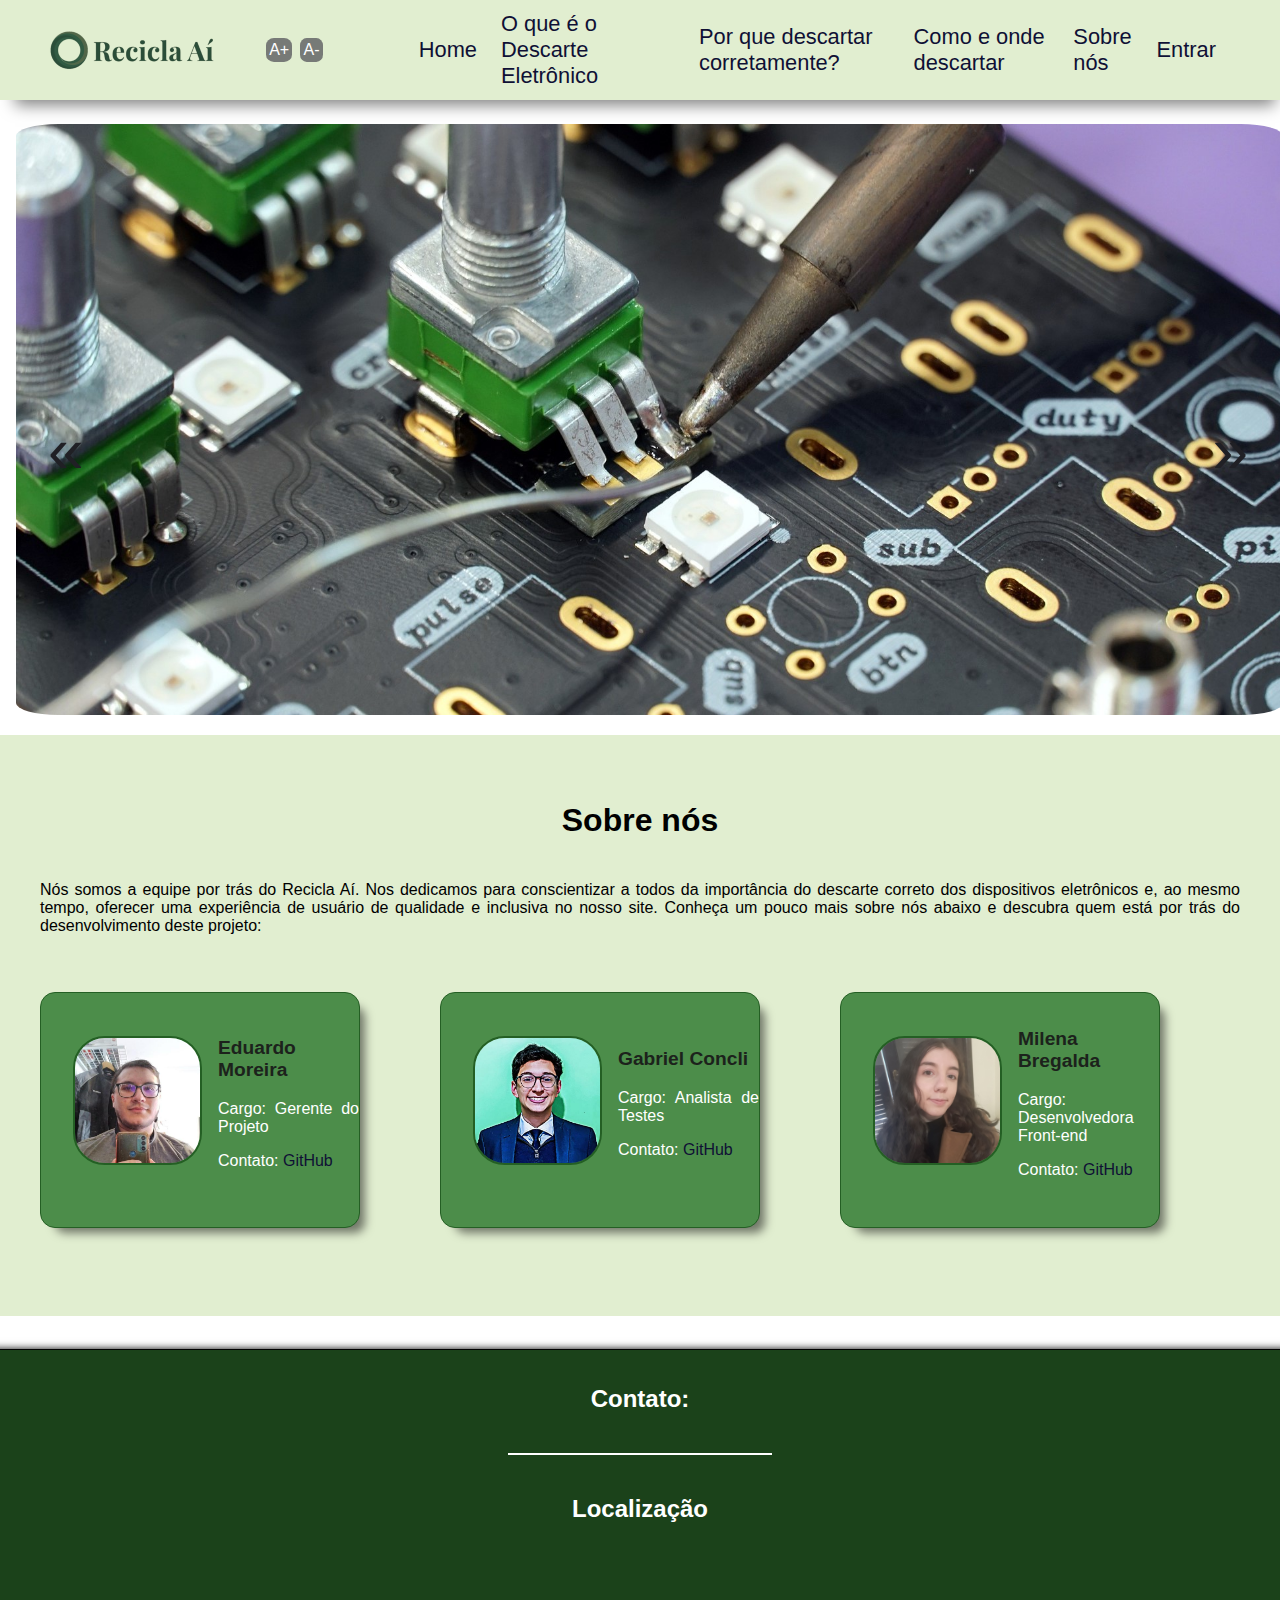
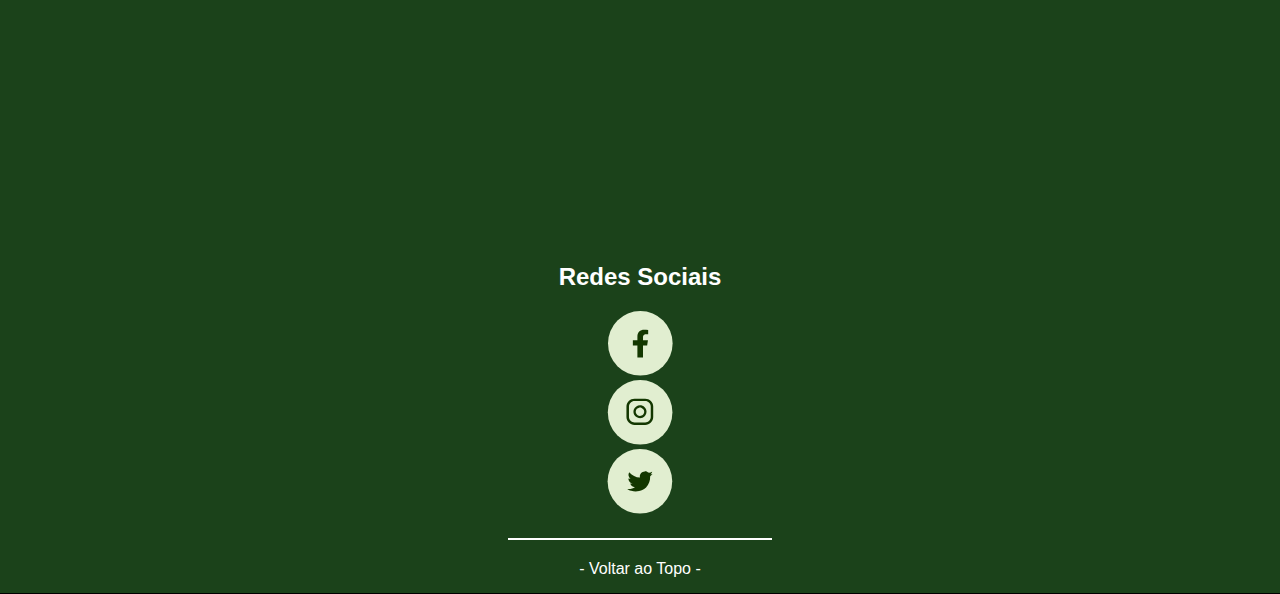
<file: sobre-nos.html>
<!DOCTYPE html>
<html lang="pt-br">

<head>
  <meta charset="UTF-8">
  <meta name="viewport" content="width=device-width, initial-scale=1.0">
  <title>Recicla Aí - Sobre nós</title>
  <link rel="icon" href="_imgs/icone-recicla-ai.png" type="image/x-icon">
  <link rel="stylesheet" type="text/css" href="_css/style.css">
  <script src="https://code.jquery.com/jquery-3.6.0.min.js"></script>
  <script src="_js/acessibilidade.js"></script>
  <script src="_js/carrossel-imagens.js"></script>
</head>

<body class="acessibilidade">
  <header>
    <div>
      <img src="_imgs/logo-atualizado.png" alt="Ícone do logo da empresa">
      <div id="botao-acessibilidade">
        <button onclick="aumentarFonte()">A+</button>
        <button onclick="diminuirFonte()">A-</button>
      </div>
      <div id="menu-hamburguer" onclick="toggleMenu()">
        &#9776; <!-- Ícone de hamburguer -->
      </div>
      <ul>
        <li><a href="index.php">Home</a></li>
        <li><a href="o-que-e-descarte.html">O que é o Descarte Eletrônico</a></li>
        <li><a href="por-que-descartar.html">Por que descartar corretamente?</a></li>
        <li><a href="como-e-onde.html">Como e onde descartar</a></li>
        <li><a href="sobre-nos.html">Sobre nós</a></li>
        <li><a href="entrar.php">Entrar</a></li>
      </ul>
    </div>
    <script>
      function toggleMenu() {
          const menu = document.querySelector('ul');
          menu.classList.toggle('active');
      }
  </script>
  </header>

  <img src="_imgs/eletronico.jpg" class="banner-image" alt="Imagem 1 de eletrônicos no carrossel"
    style="display: inline;">
  <img src="_imgs/eletronico2.png" class="banner-image" alt="Imagem 2 de eletrônicos no carrossel"
    style="display: none;">
  <img src="_imgs/eletronico3.png" class="banner-image" alt="Imagem 3 de eletrônicos no carrossel"
    style="display: none;">
  <button id="btnAnte">&laquo;</button>
  <button id="btnProx">&raquo;</button>

  <main>
    <section class="pagina-card">
      <h2>Sobre nós</h2>

      <p>Nós somos a equipe por trás do Recicla Aí. Nos dedicamos para conscientizar a todos da importância do descarte
        correto
        dos dispositivos eletrônicos e, ao mesmo tempo, oferecer uma experiência de usuário de qualidade e inclusiva no
        nosso site.
        Conheça um pouco mais sobre nós abaixo e descubra quem está por trás do desenvolvimento deste projeto:</p>
      <br>
      <div class="container-cards">
        <div class="card-sobre-nos">
          <div class="container-imagem">
            <img src="_imgs/eduardo.jpg" alt="Imagem do Eduardo">
          </div>
          <div class="informacao-card">
            <h3>Eduardo Moreira</h3>
            <p>Cargo: Gerente do Projeto</p>
            <p>Contato: <a href="https://github.com/ProfBlack3342" target="_blank" rel="noreferrer">GitHub</a></p>
            </p>
          </div>
        </div>

        <div class="card-sobre-nos">
          <div class="container-imagem">
            <img src="_imgs/gabriel.jpg" alt="Imagem do Gabriel">
          </div>
          <div class="informacao-card">
            <h3>Gabriel Concli</h3>
            <p>Cargo: Analista de Testes</p>
            <p>Contato: <a href="https://github.com/gconcli" target="_blank" rel="noreferrer">GitHub</a></p>
            </p>
          </div>
        </div>

        <div class="card-sobre-nos">
          <div class="container-imagem">
            <img src="_imgs/milena.jpg" alt="Imagem da Milena">
          </div>
          <div class="informacao-card">
            <h3>Milena Bregalda</h3>
            <p>Cargo: Desenvolvedora Front-end</p>
            <p>Contato: <a href="https://github.com/milenabregalda" target="_blank" rel="noreferrer">GitHub</a></p>
            </p>
          </div>
        </div>
      </div>
    </section>
  </main>

  <footer>
    <div id="contatos">
      <h2>Contato:</h2>
      <hr>
    </div>

    <div id="mapa">
      <h2>Localização</h2>
      <iframe
        src="https://www.google.com/maps/embed?pb=!1m18!1m12!1m3!1d55261.302456100624!2d-51.23043050671742!3d-30.04169437567704!2m3!1f0!2f0!3f0!3m2!1i1024!2i768!4f13.1!3m3!1m2!1s0x951978567f17f28d%3A0x2c2c5272bacf4d3a!2sSenac%20Tech!5e0!3m2!1spt-BR!2sbr!4v1724075560999!5m2!1spt-BR!2sbr"
        width="400" height="300" style="border:0;" allowfullscreen="" loading="lazy"
        referrerpolicy="no-referrer-when-downgrade"></iframe>
    </div>

    <div id="redes">
      <h2>Redes Sociais</h2>
      <a href="https://www.facebook.com/senacrsoficial" target="_blank" rel="noreferrer noopener"><img
          src="_imgs/facebook-icon-footer.svg" alt="Ícone do Facebook"></a>
      <a href="https://www.instagram.com/senacrs/" target="_blank" rel="noreferrer noopener"><img
          src="_imgs/instagram-icon-footer.svg" alt="Ícone do Instagram"></a>
      <a href="https://twitter.com/senacrs" target="_blank" rel="noreferrer noopener"><img
          src="_imgs/twitter-icon-footer.svg" alt="Ícone do Twitter"></a>
    </div>

    <hr>

    <div id="voltarTopo">
      <a href="#">- Voltar ao Topo -</a>
    </div>
  </footer>

  <!-- VLIBRAS -->
  <script src="https://vlibras.gov.br/app/vlibras-plugin.js"></script>
  <!-- NÃO MODIFICAR DE LUGAR, dá erros de script -->
  <div vw class="enabled">
    <div vw-access-button class="active"></div>
    <div vw-plugin-wrapper>
      <div class="vw-plugin-top-wrapper"></div>
    </div>
  </div>
  <script>new window.VLibras.Widget('https://vlibras.gov.br/app');</script>
</body>

</html>
</file>
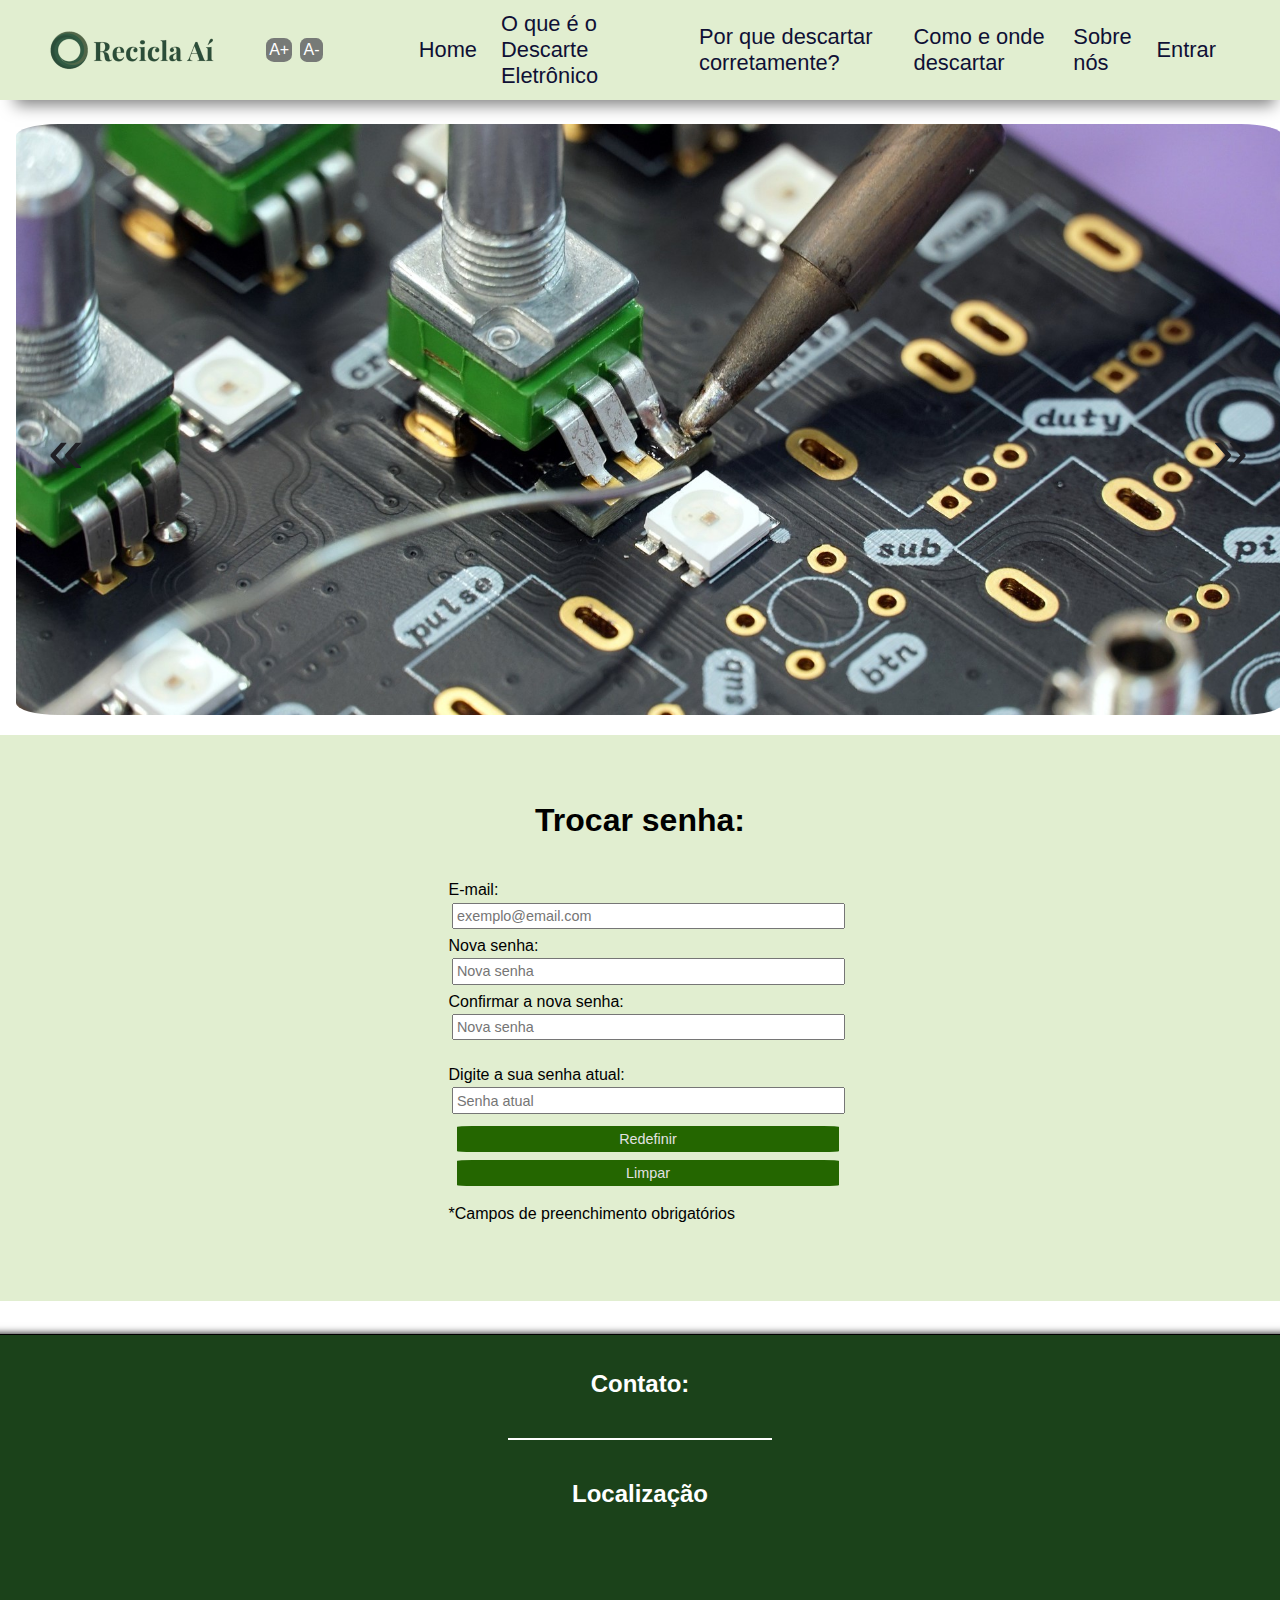
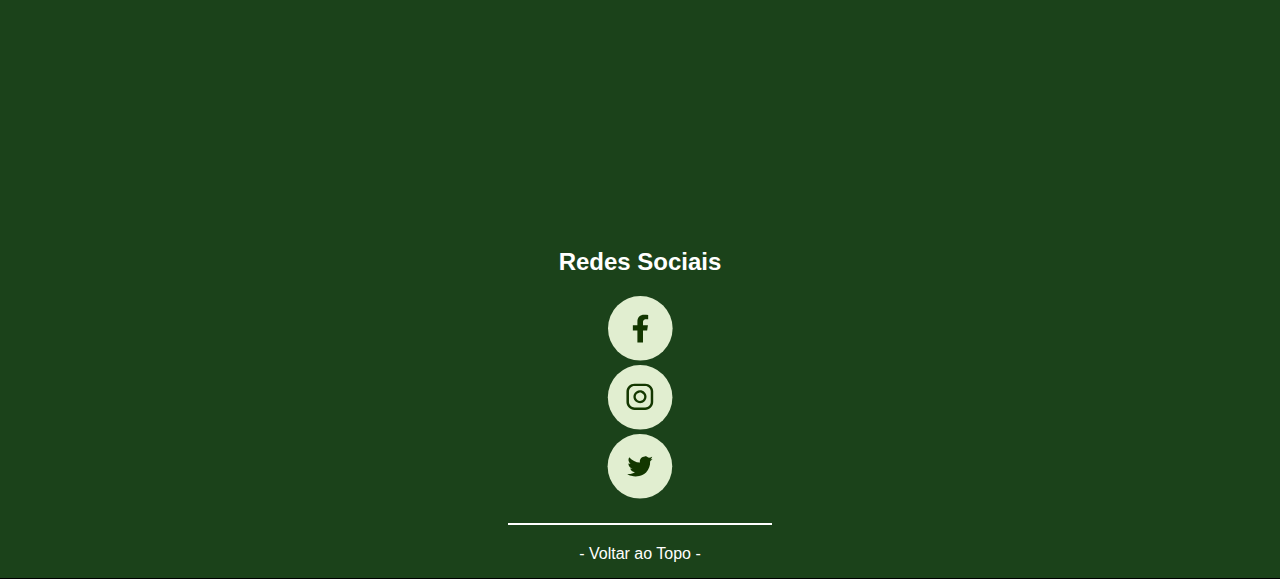
<file: trocar-senha.html>
<!DOCTYPE html>
<html lang="pt-br">

<head>
    <meta charset="UTF-8">
    <meta name="viewport" content="width=device-width, initial-scale=1.0">
    <title>Recicla Aí - Trocar senha</title>
    <link rel="icon" href="_imgs/icone-recicla-ai.png" type="image/x-icon">
    <link rel="stylesheet" type="text/css" href="_css/style.css">
    <script src="https://code.jquery.com/jquery-3.6.0.min.js"></script>
    <script src="_js/acessibilidade.js"></script>
    <script src="_js/carrossel-imagens.js"></script>
</head>

<body class="acessibilidade">
    <header>
        <div>
            <img src="_imgs/logo-atualizado.png" alt="Ícone do logo da empresa">
            <div id="botao-acessibilidade">
                <button onclick="aumentarFonte()">A+</button>
                <button onclick="diminuirFonte()">A-</button>
            </div>
            <div id="menu-hamburguer" onclick="toggleMenu()">
                &#9776; <!-- Ícone de hamburguer -->
            </div>
            <ul>
                <li><a href="index.php">Home</a></li>
                <li><a href="o-que-e-descarte.html">O que é o Descarte Eletrônico</a></li>
                <li><a href="por-que-descartar.html">Por que descartar corretamente?</a></li>
                <li><a href="como-e-onde.html">Como e onde descartar</a></li>
                <li><a href="sobre-nos.html">Sobre nós</a></li>
                <li><a href="entrar.php">Entrar</a></li>
            </ul>
        </div>
        <script>
            function toggleMenu() {
                const menu = document.querySelector('ul');
                menu.classList.toggle('active');
            }
        </script>
    </header>

    <img src="_imgs/eletronico.jpg" class="banner-image" alt="Imagem 1 de eletrônicos no carrossel"
        style="display: inline;">
    <img src="_imgs/eletronico2.png" class="banner-image" alt="Imagem 2 de eletrônicos no carrossel"
        style="display: none;">
    <img src="_imgs/eletronico3.png" class="banner-image" alt="Imagem 3 de eletrônicos no carrossel"
        style="display: none;">
    <button id="btnAnte">&laquo;</button>
    <button id="btnProx">&raquo;</button>

    <main>
        <section id="cadastrar">
            <h2>Trocar senha:</h2>
            <div class="form-container">
                <form name="cadastro" action="../_php/atualizar_senha.php" method="post">  <!-- TODO: Depois modificar o back-end se quiser -->
                    <label for="email">E-mail:</label>
                    <input type="text" id="email" name="email" placeholder="exemplo@email.com" required>
                    <br>
                    <label for="senha">Nova senha:</label>
                    <input type="password" id="senha" name="senha" placeholder="Nova senha" required>
                    <br>
                    <label for="confirmarSenha">Confirmar a nova senha:</label>
                    <input type="password" id="confirmarSenha" name="confirmarSenha" placeholder="Nova senha" required>
                    <br>
                    <br>
                    <label for="senhaAtual">Digite a sua senha atual:</label>
                    <input type="password" id="senhaAtual" name="senhaAtual" placeholder="Senha atual" required>
                    <br>
                    <button type="submit" class="botao-sessao">Redefinir</a></button>
                    <button type="reset" class="botao-sessao">Limpar</button>
                    <p>*Campos de preenchimento obrigatórios</p>
                </form>
            </div>
        </section>
    </main>

    <footer>
        <div id="contatos">
            <h2>Contato:</h2>
            <hr>
        </div>

        <div id="mapa">
            <h2>Localização</h2>
            <iframe
                src="https://www.google.com/maps/embed?pb=!1m18!1m12!1m3!1d55261.302456100624!2d-51.23043050671742!3d-30.04169437567704!2m3!1f0!2f0!3f0!3m2!1i1024!2i768!4f13.1!3m3!1m2!1s0x951978567f17f28d%3A0x2c2c5272bacf4d3a!2sSenac%20Tech!5e0!3m2!1spt-BR!2sbr!4v1724075560999!5m2!1spt-BR!2sbr"
                width="400" height="300" style="border:0;" allowfullscreen="" loading="lazy"
                referrerpolicy="no-referrer-when-downgrade"></iframe>
        </div>

        <div id="redes">
            <h2>Redes Sociais</h2>
            <a href="https://www.facebook.com/senacrsoficial" target="_blank" rel="noreferrer noopener"><img
                    src="_imgs/facebook-icon-footer.svg" alt="Ícone do Facebook"></a>
            <a href="https://www.instagram.com/senacrs/" target="_blank" rel="noreferrer noopener"><img
                    src="_imgs/instagram-icon-footer.svg" alt="Ícone do Instagram"></a>
            <a href="https://twitter.com/senacrs" target="_blank" rel="noreferrer noopener"><img
                    src="_imgs/twitter-icon-footer.svg" alt="Ícone do Twitter"></a>
        </div>

        <hr>

        <div id="voltarTopo">
            <a href="#">- Voltar ao Topo -</a>
        </div>
    </footer>

    <!-- VLIBRAS -->
    <script src="https://vlibras.gov.br/app/vlibras-plugin.js"></script>
    <!-- NÃO MODIFICAR DE LUGAR, dá erros de script -->
    <div vw class="enabled">
        <div vw-access-button class="active"></div>
        <div vw-plugin-wrapper>
            <div class="vw-plugin-top-wrapper"></div>
        </div>
    </div>
    <script>new window.VLibras.Widget('https://vlibras.gov.br/app');</script>
</body>

</html>
</file>
<file: _css/style.css>
/* Gerais */
body{
    padding: 0;
    margin: 0;
    width: 100%;
}

a {
    color: #0F1035;
    text-decoration: none;
}

a:hover {
    color: #226100;
}

/* IDs */
#botao-acessibilidade {
    display: flex;
    gap: 0.5rem;
    border: none;
    box-shadow: none;
    left: 13%;
}

#botao-acessibilidade button {
    padding: 0.2rem;
    color: white;
    background: #777a77;
    border-style: none;
    border-radius: 30%;
}

#banner {
    width: 100%;
    height: 57rem; /* Altura fixa para imagem não duplicar */
    overflow: hidden; /* Para imagens fora do container serem ocultas */
    position: relative;
}

#btnAnte, #btnProx {
    position: absolute;
    top: 50%;
    transform: translateX(50%);
    transform: translateY(-50%); /* Para centralizar verticalmente */
    background-color: rgba(0, 0, 0, 0);
    color: #202025;
    border: none;
    padding: 0.5rem 1rem;
    cursor: pointer;
    z-index: 10; /* Para que os botões fiquem acima das imagens */
    font-size: 4rem;
    font-family: Arial, Helvetica, sans-serif;
}

#btnAnte {
    left: 2rem; /* Ajuste conforme necessário */
}

#btnProx {
    right: 1rem; /* Ajuste conforme necessário */
}

#contatos, #voltarTopo, #mapa, #redes {
    flex-grow: 1;
    width: 100%;
    color: white;
    display: flex;
    flex-direction: column;
}

/* Classes */
.card-imagem {
    display: inline-block;
    margin-top: 30px;
    margin-right: 10px;
    margin-bottom: 0px;
    margin-left: 10px;
}

.card-imagem img {
    float: inline-start;
    margin-right: 15px;
    padding: 10px;
    background-color: white;
    border: outset #246600;
}

.card-imagem p {
    float: inline-start
}

.banner-image {
    padding: 1rem;
    width: 99%;
    border-radius: 4.5%;
    margin-left: auto;
    margin-right: auto;
    object-fit: cover;
    position: relative;
    display: none;
    top: 0;
    left: 0;
    position: relative;
    z-index: 1; /* Definir z-index baixo para o carrossel */
}

.banner-image:first-child {
    display: block;
}

.container-cards {
    display: grid;
    grid-template-columns: repeat(3, 1fr);
    justify-content: center;
}

.card-sobre-nos {
    display: flex;
    align-items: center;
    background-color: #4c8d4a; 
    border-radius: 15px;
    box-shadow: 10px 10px 10px -5px rgba(0,0,0,0.5);
    border: solid 1px rgb(36, 95, 36); 
    padding: 1rem 0rem 2rem 1rem;
    margin-top: 2rem;
    margin-right: 5rem;
    margin-bottom: 2rem;
    max-width: 35rem;
    color: #fff;
}
  
.card-sobre-nos div img {
    margin: 1rem;
    width: 125px;
    height: 125px;
    border-radius: 2rem;
    margin-right: 1rem;
    border: solid 2px rgb(36, 95, 36);
}

.card-sobre-nos .informacao-card h3 {
    font-family: Arial, Helvetica, sans-serif;
    color: rgb(28, 34, 28);
}

.conteudo-pagina h3, .conteudo-pagina-porque h3 {
    font-family: Helvetica, Arial, sans-serif;
    font-size: 1.4em;
    padding-top: 0.5em;
}

.conteudo-pagina-porque {
    align-self: center;
    margin: 0 auto;
    width: 65%;
}

.conteudo-pagina-porque .topico {
    display: flex;
    align-items: center;
    margin-bottom: 20px;
}

.conteudo-pagina-porque img {
    width: 50%;
    margin-right: 20px;
    max-width: 500px;
    border: outset #246600;
}

.conteudo-pagina-porque .topico .texto {
    margin-left: 30px;
    width: 50%;
}

.mapa {
    display: block;
    border: groove #246600;
}

.botao-sessao {
    border: none;
    padding: 0.3rem;
    font-size: 0.9em;
    margin: 0.2rem 0.2rem 0.2rem 0;
    background-color: #246600;
    border-radius: 10%;
    color: rgb(226, 226, 226);
}

/* Header */
header div {
    background-color: #E1EED0;
    height: 6.25rem;
    padding: 0 2rem;
    display: flex;
    flex-direction: row;
    box-shadow: 5px 15px 15px -10px rgba(0,0,0,0.5);
    justify-content: space-between; /* Alinha o conteúdo no início e no final */
    align-items: center; /* Centraliza verticalmente os itens */
}

header div img {
    width: auto;
    max-width: 100%;
    height: auto;
}

header {
    margin-bottom: 0.5em;
}

header a {
    font-size: 1.3em;
}

header img {
    padding: 1rem;
}

header button {
    font-size: 1.0rem;
}

header ul {
    display: flex;
    flex-direction: row;
    font-size: 1.5em;
    list-style-type: none;
    justify-content: flex-end;
    padding-right: 2rem;
}

header li {
    color: #0F1035;
    display: flex;
    flex-direction: row;
    margin-left: 1.5rem;
    font-family: Helvetica, Arial, sans-serif;
    display: flex;
    align-items: center;
    font-size: 0.7em;
}

/* Main */
main {
    margin-bottom: 3rem;
    background-color: #E1EED0;
    padding: 1rem;
    padding-bottom: 2rem;
}

main section {
    padding: 1.5rem;
}

main section h2 {
    font-family: Helvetica, Arial, sans-serif;
    text-align: center;
    padding-bottom: 1rem;
    font-size: 2em;
}

.conteudo-pagina h3 {
    font-family: Helvetica, Arial, sans-serif;
    font-size: 1.4em;
    padding-top: 0.5em;
}

.conteudo-pagina iframe {
    float: right;
}

.form-container {
    display: flex;
    justify-content: center;
    align-items: center;
    margin-bottom: 1rem;
}

.form-container .botao-sessao {
    width: 100%;
    border-radius: 4%;
    margin-left: 0.5rem;
    margin-top: 0.3rem;
}

.form-container a {
    font-size: 0.8em;
    font-family: Verdana, Geneva, Tahoma, sans-serif;
    margin-left: 0.4rem;
}

main h3 {
    font-family: Verdana, Geneva, Tahoma, sans-serif;
    font-size: 1.2em;
}

main section p, main section li {
    font-family: Verdana, Geneva, Tahoma, sans-serif;
    text-align: justify;
    font-size: 1em;
    margin-bottom: 0.4em;
}

label {
    font-family: Verdana, Geneva, Tahoma, sans-serif;
}

input {
    font-family: Verdana, Geneva, Tahoma, sans-serif;
    font-size: 0.9em;
    padding: 0.2rem;
    margin: 0.2rem;
    width: 100%;
    margin-bottom: 0.5rem;
}

h3 a {
    color: rgb(45, 54, 40);
}

/* Footer */
footer {
    font-family: Arial, Helvetica, sans-serif;
    padding-top: 15px;
    padding-bottom: 15px;
    right: 0px;
    bottom: 0px;
    left: 0px;
    min-height: 350px;
    max-height: 900px;
    margin: -15px -15px -15px -15px;
    background-color: #1b421a;
    box-shadow: 8px 8px 8px 8px black;
    border: solid 1px black;
    text-align: center;
    display: flex;
    flex-wrap: wrap;
    vertical-align: middle;
}

#sublinks {
    color: white;
    display: flex;
    flex-direction: column;
}

#Horario {
    color: white;
    display: flex;
    flex-direction: column;
}



footer a {
    padding-left: 5px;
    padding-right: 5px;
    color: rgb(255, 255, 255);
}

footer hr {
    width: 20%;
    margin-top: 20px;
    margin-bottom: 20px;
    color: white;
    border: solid 1px white;
    background-color: white;
}

footer p {
    line-height: 5px;
    padding-top: 2px;
    text-align: center;
    text-indent: 20pt;
    color: white;
    display: inline-block;
    font-size: 1.25rem;
}

#menu-hamburguer {
    display: none;
}

/* Media Queries */
@media (max-width: 900px) {
    .container-cards {
      grid-template-columns: 1fr; /* Para que, em telas menores, só apareça um card por vez na página Sobre Nós */
    }
}

@media (max-width: 1000px) {
    #menu-hamburguer {
        display: block;
        font-size: 2rem;
        cursor: pointer;
        padding-right: 2rem;
        z-index: 1000; /* Garantir que o ícone também fique à frente */
    }

    /* Esconder o menu de navegação padrão */
    header ul {
        display: none;
    }

    /* Mostrar o menu quando o ícone de hambúrguer for clicado */
    header ul.active {
        margin-top: 0px;
        display: flex;
        flex-direction: column;
        position: absolute;
        top: 6rem;
        right: 0;
        background-color: #E1EED0;
        width: 100%;
        text-align: right;
        z-index: 999; /* Colocar um z-index alto */
    }

    header div {
        flex-direction: row; /* Mantém os itens lado a lado */
    }

    /* Ajuste da logo em telas pequenas */
    header div img {
        width: 45%; /* Ajusta o tamanho da logo em telas pequenas */
        height: auto;
    }

    /* Ajustar o botão de acessibilidade */
    #botao-acessibilidade {
        position: static; /* Remove o position absoluto */
        margin-left: auto; /* Move os botões para o lado direito */
    }
}
</file>
